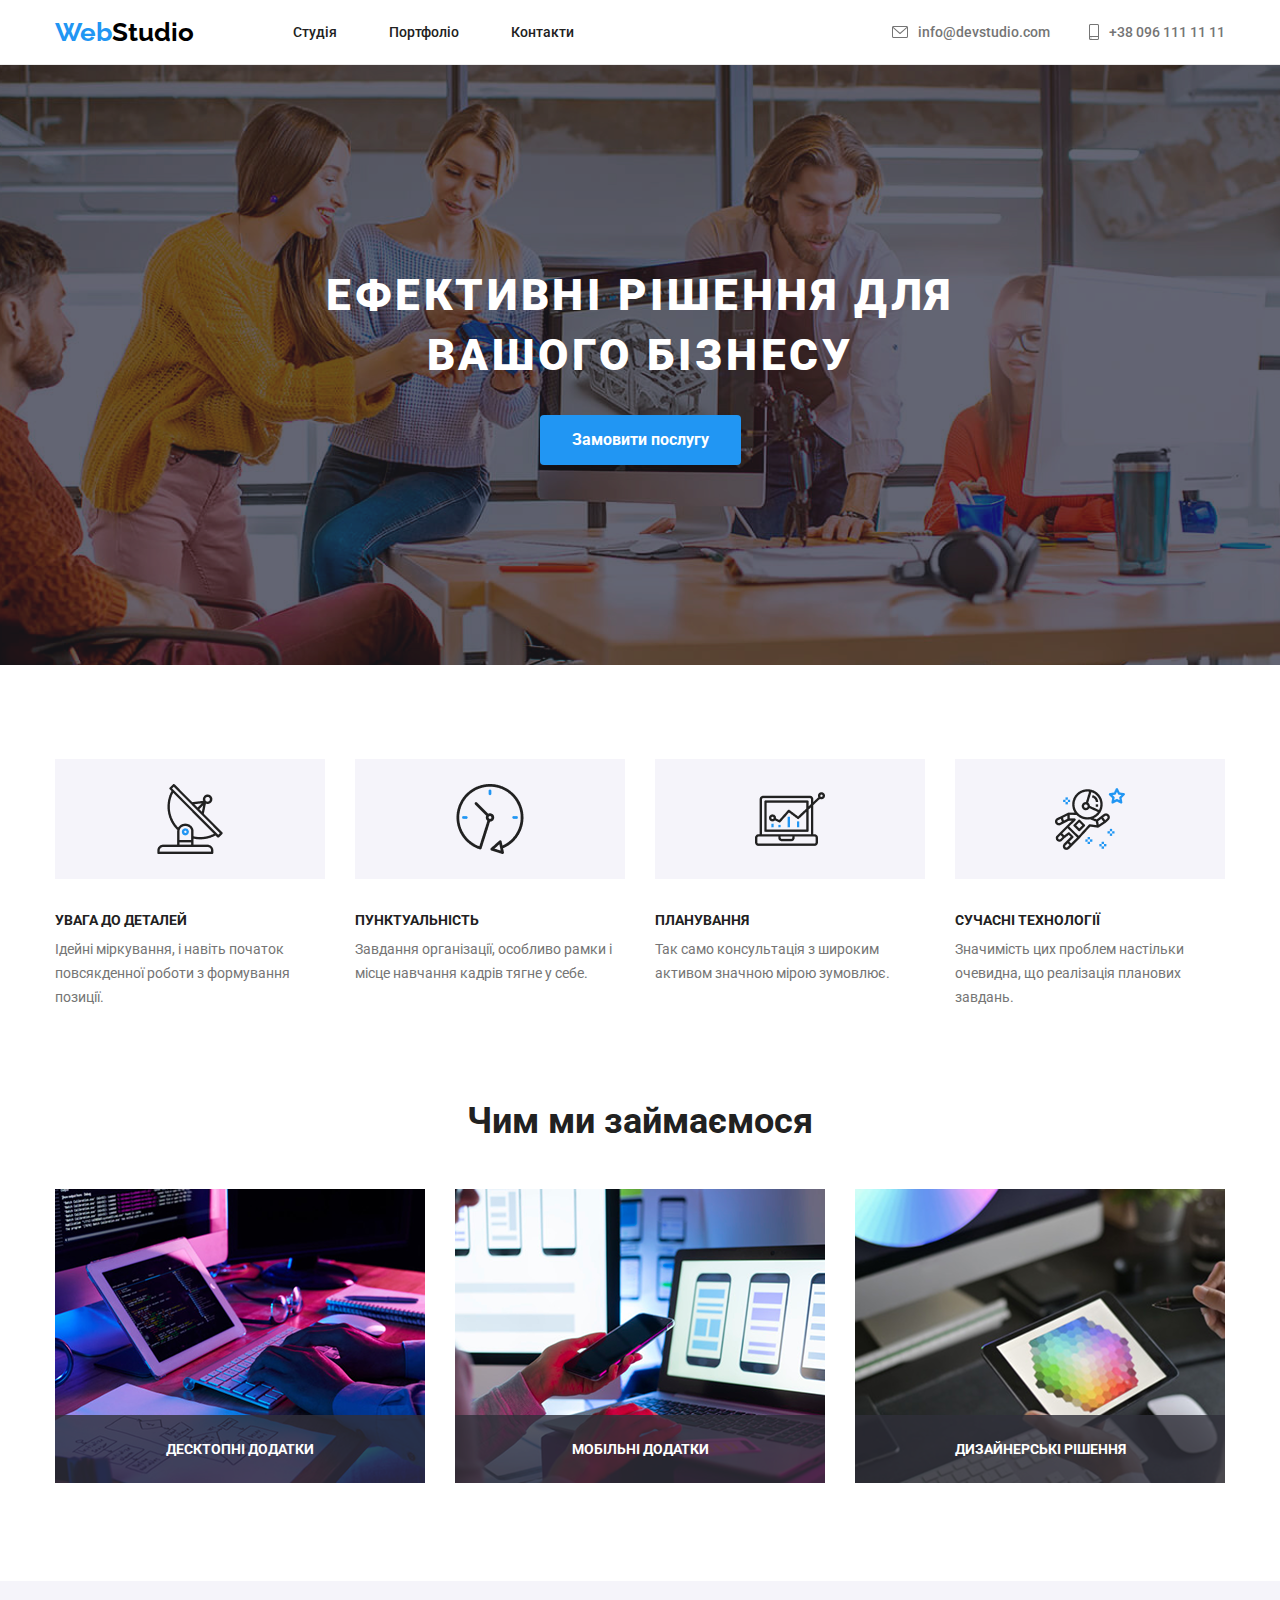
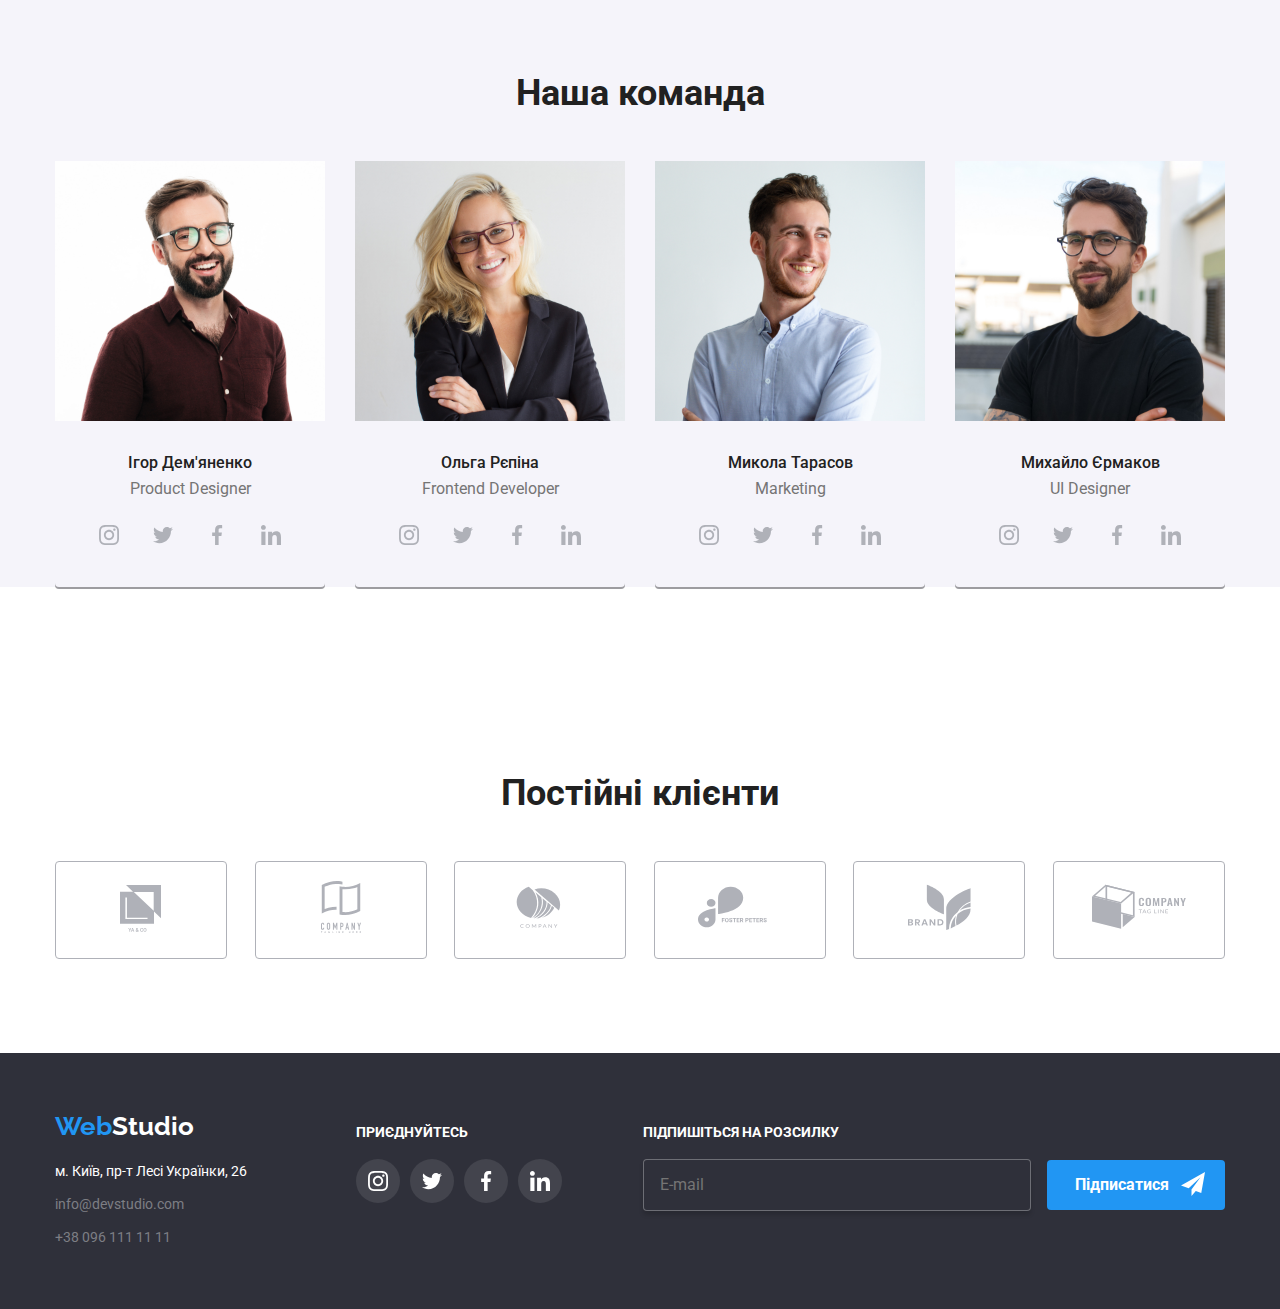
<file: index.html>
<!DOCTYPE html>
<html lang="en">
<head>
    <meta charset="UTF-8">
    <meta name="viewport" content="width=device-width, initial-scale=1.0">
    <title>WebStudio</title>
    <link rel="stylesheet" href="style.css">
    <script src="script.js"></script>
</head>
<body>
    <header class="header">
        <div class="header_container">
            <div class="header_container_navigation">
                <h3 class="header_container_navigation--logo"><span>Web</span>Studio</h3>
                <nav class="header_container_navigation_nav">
                    <a href="index.html">Студія</a>
                    <a href="sec.html">Портфоліо</a>
                    <a href="#">Контакти</a>
                </nav>
            </div>
            <nav class="header_container_navbar">
                <div class="header_container_navbar_spans" id="burger">
                    <span></span>
                    <span></span>
                    <span></span>
                </div>

                <ul class="header_container_navbar_links" id="nav-links">
                <li><a href="index.html">Студія</a></li>
                <li><a href="sec.html">Портфоліо</a></li>
                <li><a href="#">Контакти</a></li>
                </ul>
            </nav>
            <div class="header_container_pn">
                <a class="header_container_pn--link" href="#">
                    <svg class="header_container_pn--link--svg" fill="#757575" width="16" height="12" viewBox="0 0 16 12" xmlns="http://www.w3.org/2000/svg">
                        <path d="M14.5 0H1.50001C0.672854 0 0 0.672853 0 1.50001V10.5C0 11.3271 0.672854 12 1.50001 12H14.5C15.3271 12 16 11.3271 16 10.5V1.50001C16 0.672853 15.3271 0 14.5 0ZM14.5 0.999994C14.5679 0.999994 14.6325 1.01409 14.6916 1.0387L8 6.83838L1.30833 1.0387C1.36742 1.01412 1.43204 0.999994 1.49998 0.999994H14.5ZM14.5 11H1.50001C1.22414 11 0.999996 10.7759 0.999996 10.5V2.09521L7.67236 7.87792C7.76661 7.95944 7.8833 7.99999 8 7.99999C8.1167 7.99999 8.23339 7.95948 8.32764 7.87792L15 2.09521V10.5C15 10.7759 14.7759 11 14.5 11Z"/>
                    </svg>
                    info@devstudio.com
                </a>
                <a class="header_container_pn--link" href="#">
                    <svg class="header_container_pn--link--svg" fill="#757575" width="10" height="16" viewBox="0 0 10 16" xmlns="http://www.w3.org/2000/svg">
                        <path d="M8.5 0H1.5C0.672848 0 0 0.672848 0 1.5V14.5C0 15.3272 0.672848 16 1.5 16H8.5C9.32715 16 10 15.3272 10 14.5V1.5C10 0.672848 9.32715 0 8.5 0ZM1.5 1H8.5C8.77588 1 9 1.22412 9 1.5V12H1V1.5C1 1.22412 1.22412 1 1.5 1ZM8.5 15H1.5C1.22412 15 1 14.7759 1 14.5V13H9V14.5C9 14.7759 8.77588 15 8.5 15Z"/>
                        <path d="M2.35355 13.7389C2.54882 13.9213 2.54882 14.2169 2.35355 14.3992C2.15828 14.5816 1.84172 14.5816 1.64645 14.3992C1.45118 14.2169 1.45118 13.9213 1.64645 13.7389C1.84172 13.5566 2.15828 13.5566 2.35355 13.7389Z"/>
                    </svg>
                    +38 096 111 11 11
                </a>
            </div>
        </div>
    </header>
    <main>
        <section class="sol">
            <div class="sol_bgclr">
                <div class="sol_bgclr_container">
                    <h1 class="sol_bgclr_container--title">
                        Ефективні рішення для 
                        вашого бізнесу
                    </h1>
                    <button class="sol_bgclr_container--btn">
                        Замовити послугу
                    </button>
                </div>
            </div>
        </section>
        <section class="spec">
            <div class="spec_container">
                <div class="spec_container_card">
                    <img class="spec_container_card--img" src="imgs/antenna 1.png" alt="antena">
                    <h5 class="spec_container_card--title">УВАГА ДО ДЕТАЛЕЙ</h5>
                    <p class="spec_container_card--txt">Ідейні міркування, і навіть початок 
                        повсякденної роботи з формування 
                        позиції.</p>
                </div>
                <div class="spec_container_card">
                    <img class="spec_container_card--img" src="imgs/clock 1.png" alt="antena">
                    <h5 class="spec_container_card--title">ПУНКТУАЛЬНІСТЬ</h5>
                    <p class="spec_container_card--txt">Завдання організації, особливо рамки 
                        і місце навчання кадрів тягне у себе.</p>
                </div>
                <div class="spec_container_card">
                    <img class="spec_container_card--img" src="imgs/diagram 1.png" alt="antena">
                    <h5 class="spec_container_card--title">ПЛАНУВАННЯ</h5>
                    <p class="spec_container_card--txt">Так само консультація з широким 
                        активом значною мірою зумовлює.</p>
                </div>
                <div class="spec_container_card">
                    <img class="spec_container_card--img" src="imgs/astronaut 1.png" alt="antena">
                    <h5 class="spec_container_card--title">СУЧАСНІ ТЕХНОЛОГІЇ</h5>
                    <p class="spec_container_card--txt">Значимість цих проблем настільки 
                        очевидна, що реалізація планових 
                        завдань.</p>
                </div>
            </div>
        </section>

        <section class="wwd">
            <div class="wwd_container">
                <h2 class="wwd_container--title">Чим ми займаємося</h2>
                <div class="wwd_container_cards">
                    <div class="wwd_container_cards_sup">
                        <img src="imgs/img1.png" alt="img1">
                        <div class="wwd_container_cards_sup_abs">
                            <h4 class="wwd_container_cards_sup_abs--title">Десктопні додатки</h4>
                        </div>
                    </div>
                    <div class="wwd_container_cards_sup">
                        <img src="imgs/img2.png" alt="img2">
                        <div class="wwd_container_cards_sup_abs">
                            <h4 class="wwd_container_cards_sup_abs--title">Мобільні додатки</h4>
                        </div>
                    </div>
                    <div class="wwd_container_cards_sup">
                        <img src="imgs/img3.png" alt="img3">
                        <div class="wwd_container_cards_sup_abs">
                            <h4 class="wwd_container_cards_sup_abs--title">Дизайнерські рішення</h4>
                        </div>
                    </div>
                </div>
            </div>
        </section>

        <section class="ourTeam">
            <h2 class="ourTeam--title">Наша команда</h2>
            <div class="ourTeam_container">
                <div class="ourTeam_container_card">
                    <img class="ourTeam_container_card--img" src="imgs/ourteam1.jpg" alt="Igor Demyanenko">
                    <h5 class="ourTeam_container_card--title">Ігор Дем'яненко</h5>
                    <p class="ourTeam_container_card--txt">Product Designer</p>
                    <div class="ourTeam_container_card_imgs">
                        <div class="ourTeam_container_card_imgs_svg">  
                            <svg width="20" height="20" viewBox="0 0 20 20" fill="#AFB1B8" xmlns="http://www.w3.org/2000/svg">
                                <g clip-path="url(#clip0_11_3147)">
                                <path d="M19.9804 5.88005C19.9336 4.81738 19.7617 4.0868 19.5156 3.45374C19.2616 2.78176 18.8709 2.18014 18.359 1.68002C17.8589 1.1721 17.2533 0.777435 16.5891 0.527447C15.9524 0.281274 15.2256 0.109427 14.163 0.0625732C13.0924 0.0117516 12.7525 0 10.0371 0C7.32173 0 6.98185 0.0117516 5.91521 0.0586052C4.85253 0.105459 4.12195 0.277459 3.48904 0.523479C2.81692 0.777435 2.2153 1.16814 1.71517 1.68002C1.20726 2.18014 0.812743 2.78573 0.562603 3.44992C0.31643 4.0868 0.144583 4.81341 0.0977294 5.87609C0.0469078 6.9467 0.0351562 7.28658 0.0351562 10.002C0.0351562 12.7173 0.0469078 13.0572 0.0937614 14.1239C0.140615 15.1865 0.312615 15.9171 0.558787 16.5502C0.812743 17.2221 1.20726 17.8238 1.71517 18.3239C2.2153 18.8318 2.82088 19.2265 3.48508 19.4765C4.12195 19.7226 4.84856 19.8945 5.91139 19.9413C6.97788 19.9883 7.31791 19.9999 10.0333 19.9999C12.7487 19.9999 13.0885 19.9883 14.1552 19.9413C15.2179 19.8945 15.9484 19.7226 16.5813 19.4765C17.9254 18.9568 18.9881 17.8941 19.5078 16.5502C19.7538 15.9133 19.9258 15.1865 19.9727 14.1239C20.0195 13.0572 20.0313 12.7173 20.0313 10.002C20.0313 7.28658 20.0273 6.9467 19.9804 5.88005ZM18.1794 14.0457C18.1364 15.0225 17.9723 15.5499 17.8356 15.9015C17.4995 16.7728 16.808 17.4643 15.9367 17.8004C15.5851 17.9372 15.0538 18.1012 14.0809 18.1441C13.026 18.1911 12.7096 18.2027 10.0411 18.2027C7.37255 18.2027 7.05221 18.1911 6.00113 18.1441C5.02438 18.1012 4.49693 17.9372 4.1453 17.8004C3.71171 17.6402 3.31704 17.3862 2.9967 17.0541C2.6646 16.7298 2.41065 16.3391 2.2504 15.9055C2.11365 15.5539 1.94959 15.0225 1.90671 14.0497C1.8597 12.9948 1.8481 12.6783 1.8481 10.0097C1.8481 7.34122 1.8597 7.02087 1.90671 5.96995C1.94959 4.99319 2.11365 4.46575 2.2504 4.11412C2.41065 3.68038 2.6646 3.28586 3.00067 2.96536C3.32483 2.63327 3.71553 2.37931 4.14927 2.21921C4.5009 2.08247 5.03231 1.9184 6.0051 1.87537C7.05999 1.82851 7.37652 1.81676 10.0449 1.81676C12.7174 1.81676 13.0337 1.82851 14.0848 1.87537C15.0616 1.9184 15.589 2.08247 15.9407 2.21921C16.3742 2.37931 16.7689 2.63327 17.0893 2.96536C17.4213 3.28967 17.6753 3.68038 17.8356 4.11412C17.9723 4.46575 18.1364 4.99701 18.1794 5.96995C18.2263 7.02484 18.238 7.34122 18.238 10.0097C18.238 12.6783 18.2263 12.9908 18.1794 14.0457Z"/>
                                <path d="M10.0371 4.8642C7.20074 4.8642 4.89941 7.16537 4.89941 10.0019C4.89941 12.8385 7.20074 15.1396 10.0371 15.1396C12.8737 15.1396 15.1749 12.8385 15.1749 10.0019C15.1749 7.16537 12.8737 4.8642 10.0371 4.8642ZM10.0371 13.3346C8.19702 13.3346 6.70442 11.8422 6.70442 10.0019C6.70442 8.16165 8.19702 6.66921 10.0371 6.66921C11.8774 6.66921 13.3698 8.16165 13.3698 10.0019C13.3698 11.8422 11.8774 13.3346 10.0371 13.3346Z"/>
                                <path d="M16.5775 4.6611C16.5775 5.32346 16.0404 5.86052 15.3779 5.86052C14.7155 5.86052 14.1785 5.32346 14.1785 4.6611C14.1785 3.99858 14.7155 3.46167 15.3779 3.46167C16.0404 3.46167 16.5775 3.99858 16.5775 4.6611Z"/>
                                </g>
                                <defs>
                                <clipPath id="clip0_11_3147">
                                <rect width="20" height="20" fill="white"/>
                                </clipPath>
                                </defs>
                            </svg>
                        </div>
                        <div class="ourTeam_container_card_imgs_svg">
                            <svg width="20" height="20" viewBox="0 0 20 20" fill="#AFB1B8" xmlns="http://www.w3.org/2000/svg">
                                <g clip-path="url(#clip0_11_3141)">
                                <path d="M20 3.79875C19.2563 4.125 18.4637 4.34125 17.6375 4.44625C18.4875 3.93875 19.1363 3.14125 19.4412 2.18C18.6488 2.6525 17.7738 2.98625 16.8412 3.1725C16.0887 2.37125 15.0162 1.875 13.8462 1.875C11.5763 1.875 9.74875 3.7175 9.74875 5.97625C9.74875 6.30125 9.77625 6.61375 9.84375 6.91125C6.435 6.745 3.41875 5.11125 1.3925 2.6225C1.03875 3.23625 0.83125 3.93875 0.83125 4.695C0.83125 6.115 1.5625 7.37375 2.6525 8.1025C1.99375 8.09 1.3475 7.89875 0.8 7.5975C0.8 7.61 0.8 7.62625 0.8 7.6425C0.8 9.635 2.22125 11.29 4.085 11.6712C3.75125 11.7625 3.3875 11.8062 3.01 11.8062C2.7475 11.8062 2.4825 11.7913 2.23375 11.7362C2.765 13.36 4.2725 14.5538 6.065 14.5925C4.67 15.6838 2.89875 16.3412 0.98125 16.3412C0.645 16.3412 0.3225 16.3263 0 16.285C1.81625 17.4563 3.96875 18.125 6.29 18.125C13.835 18.125 17.96 11.875 17.96 6.4575C17.96 6.27625 17.9538 6.10125 17.945 5.9275C18.7588 5.35 19.4425 4.62875 20 3.79875Z"/>
                                </g>
                                <defs>
                                <clipPath id="clip0_11_3141">
                                <rect width="20" height="20" fill="white"/>
                                </clipPath>
                                </defs>
                            </svg>
                        </div>
                        <div class="ourTeam_container_card_imgs_svg">
                            <svg width="20" height="20" viewBox="0 0 20 20" fill="#AFB1B8" xmlns="http://www.w3.org/2000/svg">
                                <g clip-path="url(#clip0_11_3137)">
                                <path d="M13.3309 3.32083H15.1567V0.140833C14.8417 0.0975 13.7584 0 12.4967 0C9.86422 0 8.06088 1.65583 8.06088 4.69917V7.5H5.15588V11.055H8.06088V20H11.6226V11.0558H14.4101L14.8526 7.50083H11.6217V5.05167C11.6226 4.02417 11.8992 3.32083 13.3309 3.32083Z"/>
                                </g>
                                <defs>
                                <clipPath id="clip0_11_3137">
                                <rect width="20" height="20" fill="white"/>
                                </clipPath>
                                </defs>
                            </svg>
                        </div>
                        <div class="ourTeam_container_card_imgs_svg">
                            <svg width="20" height="20" viewBox="0 0 20 20" fill="#AFB1B8" xmlns="http://www.w3.org/2000/svg">
                                <g clip-path="url(#clip0_11_3131)">
                                <path d="M19.9951 20V19.9992H20.0001V12.6642C20.0001 9.07587 19.2276 6.31171 15.0326 6.31171C13.0159 6.31171 11.6626 7.41837 11.1101 8.46754H11.0517V6.64671H7.07422V19.9992H11.2159V13.3875C11.2159 11.6467 11.5459 9.96337 13.7017 9.96337C15.8259 9.96337 15.8576 11.95 15.8576 13.4992V20H19.9951Z"/>
                                <path d="M0.329956 6.64746H4.47662V20H0.329956V6.64746Z"/>
                                <path d="M2.40167 0C1.07583 0 0 1.07583 0 2.40167C0 3.7275 1.07583 4.82583 2.40167 4.82583C3.7275 4.82583 4.80333 3.7275 4.80333 2.40167C4.8025 1.07583 3.72667 0 2.40167 0V0Z"/>
                                </g>
                                <defs>
                                <clipPath id="clip0_11_3131">
                                <rect width="20" height="20" fill="white"/>
                                </clipPath>
                                </defs>
                            </svg>
                        </div>
                    </div>
                </div>

                <div class="ourTeam_container_card">
                    <img class="ourTeam_container_card--img" src="imgs/olga.jpg" alt="Igor Demyanenko">
                    <h5 class="ourTeam_container_card--title">Ольга Рєпіна</h5>
                    <p class="ourTeam_container_card--txt">Frontend Developer</p>
                    <div class="ourTeam_container_card_imgs">
                        <div class="ourTeam_container_card_imgs_svg">
                            <svg width="20" height="20" viewBox="0 0 20 20" fill="#AFB1B8" xmlns="http://www.w3.org/2000/svg">
                                <g clip-path="url(#clip0_11_3147)">
                                <path d="M19.9804 5.88005C19.9336 4.81738 19.7617 4.0868 19.5156 3.45374C19.2616 2.78176 18.8709 2.18014 18.359 1.68002C17.8589 1.1721 17.2533 0.777435 16.5891 0.527447C15.9524 0.281274 15.2256 0.109427 14.163 0.0625732C13.0924 0.0117516 12.7525 0 10.0371 0C7.32173 0 6.98185 0.0117516 5.91521 0.0586052C4.85253 0.105459 4.12195 0.277459 3.48904 0.523479C2.81692 0.777435 2.2153 1.16814 1.71517 1.68002C1.20726 2.18014 0.812743 2.78573 0.562603 3.44992C0.31643 4.0868 0.144583 4.81341 0.0977294 5.87609C0.0469078 6.9467 0.0351562 7.28658 0.0351562 10.002C0.0351562 12.7173 0.0469078 13.0572 0.0937614 14.1239C0.140615 15.1865 0.312615 15.9171 0.558787 16.5502C0.812743 17.2221 1.20726 17.8238 1.71517 18.3239C2.2153 18.8318 2.82088 19.2265 3.48508 19.4765C4.12195 19.7226 4.84856 19.8945 5.91139 19.9413C6.97788 19.9883 7.31791 19.9999 10.0333 19.9999C12.7487 19.9999 13.0885 19.9883 14.1552 19.9413C15.2179 19.8945 15.9484 19.7226 16.5813 19.4765C17.9254 18.9568 18.9881 17.8941 19.5078 16.5502C19.7538 15.9133 19.9258 15.1865 19.9727 14.1239C20.0195 13.0572 20.0313 12.7173 20.0313 10.002C20.0313 7.28658 20.0273 6.9467 19.9804 5.88005ZM18.1794 14.0457C18.1364 15.0225 17.9723 15.5499 17.8356 15.9015C17.4995 16.7728 16.808 17.4643 15.9367 17.8004C15.5851 17.9372 15.0538 18.1012 14.0809 18.1441C13.026 18.1911 12.7096 18.2027 10.0411 18.2027C7.37255 18.2027 7.05221 18.1911 6.00113 18.1441C5.02438 18.1012 4.49693 17.9372 4.1453 17.8004C3.71171 17.6402 3.31704 17.3862 2.9967 17.0541C2.6646 16.7298 2.41065 16.3391 2.2504 15.9055C2.11365 15.5539 1.94959 15.0225 1.90671 14.0497C1.8597 12.9948 1.8481 12.6783 1.8481 10.0097C1.8481 7.34122 1.8597 7.02087 1.90671 5.96995C1.94959 4.99319 2.11365 4.46575 2.2504 4.11412C2.41065 3.68038 2.6646 3.28586 3.00067 2.96536C3.32483 2.63327 3.71553 2.37931 4.14927 2.21921C4.5009 2.08247 5.03231 1.9184 6.0051 1.87537C7.05999 1.82851 7.37652 1.81676 10.0449 1.81676C12.7174 1.81676 13.0337 1.82851 14.0848 1.87537C15.0616 1.9184 15.589 2.08247 15.9407 2.21921C16.3742 2.37931 16.7689 2.63327 17.0893 2.96536C17.4213 3.28967 17.6753 3.68038 17.8356 4.11412C17.9723 4.46575 18.1364 4.99701 18.1794 5.96995C18.2263 7.02484 18.238 7.34122 18.238 10.0097C18.238 12.6783 18.2263 12.9908 18.1794 14.0457Z"/>
                                <path d="M10.0371 4.8642C7.20074 4.8642 4.89941 7.16537 4.89941 10.0019C4.89941 12.8385 7.20074 15.1396 10.0371 15.1396C12.8737 15.1396 15.1749 12.8385 15.1749 10.0019C15.1749 7.16537 12.8737 4.8642 10.0371 4.8642ZM10.0371 13.3346C8.19702 13.3346 6.70442 11.8422 6.70442 10.0019C6.70442 8.16165 8.19702 6.66921 10.0371 6.66921C11.8774 6.66921 13.3698 8.16165 13.3698 10.0019C13.3698 11.8422 11.8774 13.3346 10.0371 13.3346Z"/>
                                <path d="M16.5775 4.6611C16.5775 5.32346 16.0404 5.86052 15.3779 5.86052C14.7155 5.86052 14.1785 5.32346 14.1785 4.6611C14.1785 3.99858 14.7155 3.46167 15.3779 3.46167C16.0404 3.46167 16.5775 3.99858 16.5775 4.6611Z"/>
                                </g>
                                <defs>
                                <clipPath id="clip0_11_3147">
                                <rect width="20" height="20" fill="white"/>
                                </clipPath>
                                </defs>
                            </svg>
                        </div>
                        <div class="ourTeam_container_card_imgs_svg">
                            <svg width="20" height="20" viewBox="0 0 20 20" fill="#AFB1B8" xmlns="http://www.w3.org/2000/svg">
                                <g clip-path="url(#clip0_11_3141)">
                                <path d="M20 3.79875C19.2563 4.125 18.4637 4.34125 17.6375 4.44625C18.4875 3.93875 19.1363 3.14125 19.4412 2.18C18.6488 2.6525 17.7738 2.98625 16.8412 3.1725C16.0887 2.37125 15.0162 1.875 13.8462 1.875C11.5763 1.875 9.74875 3.7175 9.74875 5.97625C9.74875 6.30125 9.77625 6.61375 9.84375 6.91125C6.435 6.745 3.41875 5.11125 1.3925 2.6225C1.03875 3.23625 0.83125 3.93875 0.83125 4.695C0.83125 6.115 1.5625 7.37375 2.6525 8.1025C1.99375 8.09 1.3475 7.89875 0.8 7.5975C0.8 7.61 0.8 7.62625 0.8 7.6425C0.8 9.635 2.22125 11.29 4.085 11.6712C3.75125 11.7625 3.3875 11.8062 3.01 11.8062C2.7475 11.8062 2.4825 11.7913 2.23375 11.7362C2.765 13.36 4.2725 14.5538 6.065 14.5925C4.67 15.6838 2.89875 16.3412 0.98125 16.3412C0.645 16.3412 0.3225 16.3263 0 16.285C1.81625 17.4563 3.96875 18.125 6.29 18.125C13.835 18.125 17.96 11.875 17.96 6.4575C17.96 6.27625 17.9538 6.10125 17.945 5.9275C18.7588 5.35 19.4425 4.62875 20 3.79875Z"/>
                                </g>
                                <defs>
                                <clipPath id="clip0_11_3141">
                                <rect width="20" height="20" fill="white"/>
                                </clipPath>
                                </defs>
                            </svg>
                        </div>
                        <div class="ourTeam_container_card_imgs_svg">
                            <svg width="20" height="20" viewBox="0 0 20 20" fill="#AFB1B8" xmlns="http://www.w3.org/2000/svg">
                                <g clip-path="url(#clip0_11_3137)">
                                <path d="M13.3309 3.32083H15.1567V0.140833C14.8417 0.0975 13.7584 0 12.4967 0C9.86422 0 8.06088 1.65583 8.06088 4.69917V7.5H5.15588V11.055H8.06088V20H11.6226V11.0558H14.4101L14.8526 7.50083H11.6217V5.05167C11.6226 4.02417 11.8992 3.32083 13.3309 3.32083Z"/>
                                </g>
                                <defs>
                                <clipPath id="clip0_11_3137">
                                <rect width="20" height="20" fill="white"/>
                                </clipPath>
                                </defs>
                            </svg>
                        </div>
                        <div class="ourTeam_container_card_imgs_svg">
                            <svg width="20" height="20" viewBox="0 0 20 20" fill="#AFB1B8" xmlns="http://www.w3.org/2000/svg">
                                <g clip-path="url(#clip0_11_3131)">
                                <path d="M19.9951 20V19.9992H20.0001V12.6642C20.0001 9.07587 19.2276 6.31171 15.0326 6.31171C13.0159 6.31171 11.6626 7.41837 11.1101 8.46754H11.0517V6.64671H7.07422V19.9992H11.2159V13.3875C11.2159 11.6467 11.5459 9.96337 13.7017 9.96337C15.8259 9.96337 15.8576 11.95 15.8576 13.4992V20H19.9951Z"/>
                                <path d="M0.329956 6.64746H4.47662V20H0.329956V6.64746Z"/>
                                <path d="M2.40167 0C1.07583 0 0 1.07583 0 2.40167C0 3.7275 1.07583 4.82583 2.40167 4.82583C3.7275 4.82583 4.80333 3.7275 4.80333 2.40167C4.8025 1.07583 3.72667 0 2.40167 0V0Z"/>
                                </g>
                                <defs>
                                <clipPath id="clip0_11_3131">
                                <rect width="20" height="20" fill="white"/>
                                </clipPath>
                                </defs>
                            </svg>
                        </div>
                    </div>
                </div>

                <div class="ourTeam_container_card">
                    <img class="ourTeam_container_card--img" src="imgs/mikola.jpg" alt="Igor Demyanenko">
                    <h5 class="ourTeam_container_card--title">Микола Тарасов</h5>
                    <p class="ourTeam_container_card--txt">Marketing</p>
                    <div class="ourTeam_container_card_imgs">
                        <div class="ourTeam_container_card_imgs_svg">
                            <svg width="20" height="20" viewBox="0 0 20 20" fill="#AFB1B8" xmlns="http://www.w3.org/2000/svg">
                                <g clip-path="url(#clip0_11_3147)">
                                <path d="M19.9804 5.88005C19.9336 4.81738 19.7617 4.0868 19.5156 3.45374C19.2616 2.78176 18.8709 2.18014 18.359 1.68002C17.8589 1.1721 17.2533 0.777435 16.5891 0.527447C15.9524 0.281274 15.2256 0.109427 14.163 0.0625732C13.0924 0.0117516 12.7525 0 10.0371 0C7.32173 0 6.98185 0.0117516 5.91521 0.0586052C4.85253 0.105459 4.12195 0.277459 3.48904 0.523479C2.81692 0.777435 2.2153 1.16814 1.71517 1.68002C1.20726 2.18014 0.812743 2.78573 0.562603 3.44992C0.31643 4.0868 0.144583 4.81341 0.0977294 5.87609C0.0469078 6.9467 0.0351562 7.28658 0.0351562 10.002C0.0351562 12.7173 0.0469078 13.0572 0.0937614 14.1239C0.140615 15.1865 0.312615 15.9171 0.558787 16.5502C0.812743 17.2221 1.20726 17.8238 1.71517 18.3239C2.2153 18.8318 2.82088 19.2265 3.48508 19.4765C4.12195 19.7226 4.84856 19.8945 5.91139 19.9413C6.97788 19.9883 7.31791 19.9999 10.0333 19.9999C12.7487 19.9999 13.0885 19.9883 14.1552 19.9413C15.2179 19.8945 15.9484 19.7226 16.5813 19.4765C17.9254 18.9568 18.9881 17.8941 19.5078 16.5502C19.7538 15.9133 19.9258 15.1865 19.9727 14.1239C20.0195 13.0572 20.0313 12.7173 20.0313 10.002C20.0313 7.28658 20.0273 6.9467 19.9804 5.88005ZM18.1794 14.0457C18.1364 15.0225 17.9723 15.5499 17.8356 15.9015C17.4995 16.7728 16.808 17.4643 15.9367 17.8004C15.5851 17.9372 15.0538 18.1012 14.0809 18.1441C13.026 18.1911 12.7096 18.2027 10.0411 18.2027C7.37255 18.2027 7.05221 18.1911 6.00113 18.1441C5.02438 18.1012 4.49693 17.9372 4.1453 17.8004C3.71171 17.6402 3.31704 17.3862 2.9967 17.0541C2.6646 16.7298 2.41065 16.3391 2.2504 15.9055C2.11365 15.5539 1.94959 15.0225 1.90671 14.0497C1.8597 12.9948 1.8481 12.6783 1.8481 10.0097C1.8481 7.34122 1.8597 7.02087 1.90671 5.96995C1.94959 4.99319 2.11365 4.46575 2.2504 4.11412C2.41065 3.68038 2.6646 3.28586 3.00067 2.96536C3.32483 2.63327 3.71553 2.37931 4.14927 2.21921C4.5009 2.08247 5.03231 1.9184 6.0051 1.87537C7.05999 1.82851 7.37652 1.81676 10.0449 1.81676C12.7174 1.81676 13.0337 1.82851 14.0848 1.87537C15.0616 1.9184 15.589 2.08247 15.9407 2.21921C16.3742 2.37931 16.7689 2.63327 17.0893 2.96536C17.4213 3.28967 17.6753 3.68038 17.8356 4.11412C17.9723 4.46575 18.1364 4.99701 18.1794 5.96995C18.2263 7.02484 18.238 7.34122 18.238 10.0097C18.238 12.6783 18.2263 12.9908 18.1794 14.0457Z"/>
                                <path d="M10.0371 4.8642C7.20074 4.8642 4.89941 7.16537 4.89941 10.0019C4.89941 12.8385 7.20074 15.1396 10.0371 15.1396C12.8737 15.1396 15.1749 12.8385 15.1749 10.0019C15.1749 7.16537 12.8737 4.8642 10.0371 4.8642ZM10.0371 13.3346C8.19702 13.3346 6.70442 11.8422 6.70442 10.0019C6.70442 8.16165 8.19702 6.66921 10.0371 6.66921C11.8774 6.66921 13.3698 8.16165 13.3698 10.0019C13.3698 11.8422 11.8774 13.3346 10.0371 13.3346Z"/>
                                <path d="M16.5775 4.6611C16.5775 5.32346 16.0404 5.86052 15.3779 5.86052C14.7155 5.86052 14.1785 5.32346 14.1785 4.6611C14.1785 3.99858 14.7155 3.46167 15.3779 3.46167C16.0404 3.46167 16.5775 3.99858 16.5775 4.6611Z"/>
                                </g>
                                <defs>
                                <clipPath id="clip0_11_3147">
                                <rect width="20" height="20" fill="white"/>
                                </clipPath>
                                </defs>
                            </svg>
                        </div>
                        <div class="ourTeam_container_card_imgs_svg">
                            <svg width="20" height="20" viewBox="0 0 20 20" fill="none" xmlns="http://www.w3.org/2000/svg">
                                <g clip-path="url(#clip0_11_3141)">
                                <path d="M20 3.79875C19.2563 4.125 18.4637 4.34125 17.6375 4.44625C18.4875 3.93875 19.1363 3.14125 19.4412 2.18C18.6488 2.6525 17.7738 2.98625 16.8412 3.1725C16.0887 2.37125 15.0162 1.875 13.8462 1.875C11.5763 1.875 9.74875 3.7175 9.74875 5.97625C9.74875 6.30125 9.77625 6.61375 9.84375 6.91125C6.435 6.745 3.41875 5.11125 1.3925 2.6225C1.03875 3.23625 0.83125 3.93875 0.83125 4.695C0.83125 6.115 1.5625 7.37375 2.6525 8.1025C1.99375 8.09 1.3475 7.89875 0.8 7.5975C0.8 7.61 0.8 7.62625 0.8 7.6425C0.8 9.635 2.22125 11.29 4.085 11.6712C3.75125 11.7625 3.3875 11.8062 3.01 11.8062C2.7475 11.8062 2.4825 11.7913 2.23375 11.7362C2.765 13.36 4.2725 14.5538 6.065 14.5925C4.67 15.6838 2.89875 16.3412 0.98125 16.3412C0.645 16.3412 0.3225 16.3263 0 16.285C1.81625 17.4563 3.96875 18.125 6.29 18.125C13.835 18.125 17.96 11.875 17.96 6.4575C17.96 6.27625 17.9538 6.10125 17.945 5.9275C18.7588 5.35 19.4425 4.62875 20 3.79875Z" fill="#AFB1B8"/>
                                </g>
                                <defs>
                                <clipPath id="clip0_11_3141">
                                <rect width="20" height="20" fill="white"/>
                                </clipPath>
                                </defs>
                            </svg>
                        </div>
                        <div class="ourTeam_container_card_imgs_svg">
                            <svg width="20" height="20" viewBox="0 0 20 20" fill="none" xmlns="http://www.w3.org/2000/svg">
                                <g clip-path="url(#clip0_11_3137)">
                                <path d="M13.3309 3.32083H15.1567V0.140833C14.8417 0.0975 13.7584 0 12.4967 0C9.86422 0 8.06088 1.65583 8.06088 4.69917V7.5H5.15588V11.055H8.06088V20H11.6226V11.0558H14.4101L14.8526 7.50083H11.6217V5.05167C11.6226 4.02417 11.8992 3.32083 13.3309 3.32083Z" fill="#AFB1B8"/>
                                </g>
                                <defs>
                                <clipPath id="clip0_11_3137">
                                <rect width="20" height="20" fill="white"/>
                                </clipPath>
                                </defs>
                            </svg>
                        </div>
                        <div class="ourTeam_container_card_imgs_svg">
                            <svg width="20" height="20" viewBox="0 0 20 20" fill="none" xmlns="http://www.w3.org/2000/svg">
                                <g clip-path="url(#clip0_11_3131)">
                                <path d="M19.9951 20V19.9992H20.0001V12.6642C20.0001 9.07587 19.2276 6.31171 15.0326 6.31171C13.0159 6.31171 11.6626 7.41837 11.1101 8.46754H11.0517V6.64671H7.07422V19.9992H11.2159V13.3875C11.2159 11.6467 11.5459 9.96337 13.7017 9.96337C15.8259 9.96337 15.8576 11.95 15.8576 13.4992V20H19.9951Z" fill="#AFB1B8"/>
                                <path d="M0.329956 6.64746H4.47662V20H0.329956V6.64746Z"/>
                                <path d="M2.40167 0C1.07583 0 0 1.07583 0 2.40167C0 3.7275 1.07583 4.82583 2.40167 4.82583C3.7275 4.82583 4.80333 3.7275 4.80333 2.40167C4.8025 1.07583 3.72667 0 2.40167 0V0Z" fill="#AFB1B8"/>
                                </g>
                                <defs>
                                <clipPath id="clip0_11_3131">
                                <rect width="20" height="20" fill="white"/>
                                </clipPath>
                                </defs>
                            </svg>
                        </div>
                    </div>
                </div>

                <div class="ourTeam_container_card">
                    <img class="ourTeam_container_card--img" src="imgs/mihael.jpg" alt="Igor Demyanenko">
                    <h5 class="ourTeam_container_card--title">Михайло Єрмаков</h5>
                    <p class="ourTeam_container_card--txt">UI Designer</p>
                    <div class="ourTeam_container_card_imgs">
                        <div class="ourTeam_container_card_imgs_svg">
                            <svg width="20" height="20" viewBox="0 0 20 20" fill="none" xmlns="http://www.w3.org/2000/svg">
                                <g clip-path="url(#clip0_11_3147)">
                                <path d="M19.9804 5.88005C19.9336 4.81738 19.7617 4.0868 19.5156 3.45374C19.2616 2.78176 18.8709 2.18014 18.359 1.68002C17.8589 1.1721 17.2533 0.777435 16.5891 0.527447C15.9524 0.281274 15.2256 0.109427 14.163 0.0625732C13.0924 0.0117516 12.7525 0 10.0371 0C7.32173 0 6.98185 0.0117516 5.91521 0.0586052C4.85253 0.105459 4.12195 0.277459 3.48904 0.523479C2.81692 0.777435 2.2153 1.16814 1.71517 1.68002C1.20726 2.18014 0.812743 2.78573 0.562603 3.44992C0.31643 4.0868 0.144583 4.81341 0.0977294 5.87609C0.0469078 6.9467 0.0351562 7.28658 0.0351562 10.002C0.0351562 12.7173 0.0469078 13.0572 0.0937614 14.1239C0.140615 15.1865 0.312615 15.9171 0.558787 16.5502C0.812743 17.2221 1.20726 17.8238 1.71517 18.3239C2.2153 18.8318 2.82088 19.2265 3.48508 19.4765C4.12195 19.7226 4.84856 19.8945 5.91139 19.9413C6.97788 19.9883 7.31791 19.9999 10.0333 19.9999C12.7487 19.9999 13.0885 19.9883 14.1552 19.9413C15.2179 19.8945 15.9484 19.7226 16.5813 19.4765C17.9254 18.9568 18.9881 17.8941 19.5078 16.5502C19.7538 15.9133 19.9258 15.1865 19.9727 14.1239C20.0195 13.0572 20.0313 12.7173 20.0313 10.002C20.0313 7.28658 20.0273 6.9467 19.9804 5.88005ZM18.1794 14.0457C18.1364 15.0225 17.9723 15.5499 17.8356 15.9015C17.4995 16.7728 16.808 17.4643 15.9367 17.8004C15.5851 17.9372 15.0538 18.1012 14.0809 18.1441C13.026 18.1911 12.7096 18.2027 10.0411 18.2027C7.37255 18.2027 7.05221 18.1911 6.00113 18.1441C5.02438 18.1012 4.49693 17.9372 4.1453 17.8004C3.71171 17.6402 3.31704 17.3862 2.9967 17.0541C2.6646 16.7298 2.41065 16.3391 2.2504 15.9055C2.11365 15.5539 1.94959 15.0225 1.90671 14.0497C1.8597 12.9948 1.8481 12.6783 1.8481 10.0097C1.8481 7.34122 1.8597 7.02087 1.90671 5.96995C1.94959 4.99319 2.11365 4.46575 2.2504 4.11412C2.41065 3.68038 2.6646 3.28586 3.00067 2.96536C3.32483 2.63327 3.71553 2.37931 4.14927 2.21921C4.5009 2.08247 5.03231 1.9184 6.0051 1.87537C7.05999 1.82851 7.37652 1.81676 10.0449 1.81676C12.7174 1.81676 13.0337 1.82851 14.0848 1.87537C15.0616 1.9184 15.589 2.08247 15.9407 2.21921C16.3742 2.37931 16.7689 2.63327 17.0893 2.96536C17.4213 3.28967 17.6753 3.68038 17.8356 4.11412C17.9723 4.46575 18.1364 4.99701 18.1794 5.96995C18.2263 7.02484 18.238 7.34122 18.238 10.0097C18.238 12.6783 18.2263 12.9908 18.1794 14.0457Z" fill="#AFB1B8"/>
                                <path d="M10.0371 4.8642C7.20074 4.8642 4.89941 7.16537 4.89941 10.0019C4.89941 12.8385 7.20074 15.1396 10.0371 15.1396C12.8737 15.1396 15.1749 12.8385 15.1749 10.0019C15.1749 7.16537 12.8737 4.8642 10.0371 4.8642ZM10.0371 13.3346C8.19702 13.3346 6.70442 11.8422 6.70442 10.0019C6.70442 8.16165 8.19702 6.66921 10.0371 6.66921C11.8774 6.66921 13.3698 8.16165 13.3698 10.0019C13.3698 11.8422 11.8774 13.3346 10.0371 13.3346Z" fill="#AFB1B8"/>
                                <path d="M16.5775 4.6611C16.5775 5.32346 16.0404 5.86052 15.3779 5.86052C14.7155 5.86052 14.1785 5.32346 14.1785 4.6611C14.1785 3.99858 14.7155 3.46167 15.3779 3.46167C16.0404 3.46167 16.5775 3.99858 16.5775 4.6611Z" fill="#AFB1B8"/>
                                </g>
                                <defs>
                                <clipPath id="clip0_11_3147">
                                <rect width="20" height="20" fill="white"/>
                                </clipPath>
                                </defs>
                            </svg>
                        </div>
                        <div class="ourTeam_container_card_imgs_svg">
                            <svg width="20" height="20" viewBox="0 0 20 20" fill="none" xmlns="http://www.w3.org/2000/svg">
                                <g clip-path="url(#clip0_11_3141)">
                                <path d="M20 3.79875C19.2563 4.125 18.4637 4.34125 17.6375 4.44625C18.4875 3.93875 19.1363 3.14125 19.4412 2.18C18.6488 2.6525 17.7738 2.98625 16.8412 3.1725C16.0887 2.37125 15.0162 1.875 13.8462 1.875C11.5763 1.875 9.74875 3.7175 9.74875 5.97625C9.74875 6.30125 9.77625 6.61375 9.84375 6.91125C6.435 6.745 3.41875 5.11125 1.3925 2.6225C1.03875 3.23625 0.83125 3.93875 0.83125 4.695C0.83125 6.115 1.5625 7.37375 2.6525 8.1025C1.99375 8.09 1.3475 7.89875 0.8 7.5975C0.8 7.61 0.8 7.62625 0.8 7.6425C0.8 9.635 2.22125 11.29 4.085 11.6712C3.75125 11.7625 3.3875 11.8062 3.01 11.8062C2.7475 11.8062 2.4825 11.7913 2.23375 11.7362C2.765 13.36 4.2725 14.5538 6.065 14.5925C4.67 15.6838 2.89875 16.3412 0.98125 16.3412C0.645 16.3412 0.3225 16.3263 0 16.285C1.81625 17.4563 3.96875 18.125 6.29 18.125C13.835 18.125 17.96 11.875 17.96 6.4575C17.96 6.27625 17.9538 6.10125 17.945 5.9275C18.7588 5.35 19.4425 4.62875 20 3.79875Z" fill="#AFB1B8"/>
                                </g>
                                <defs>
                                <clipPath id="clip0_11_3141">
                                <rect width="20" height="20" fill="white"/>
                                </clipPath>
                                </defs>
                            </svg>
                        </div>
                        <div class="ourTeam_container_card_imgs_svg">
                            <svg width="20" height="20" viewBox="0 0 20 20" fill="none" xmlns="http://www.w3.org/2000/svg">
                                <g clip-path="url(#clip0_11_3137)">
                                <path d="M13.3309 3.32083H15.1567V0.140833C14.8417 0.0975 13.7584 0 12.4967 0C9.86422 0 8.06088 1.65583 8.06088 4.69917V7.5H5.15588V11.055H8.06088V20H11.6226V11.0558H14.4101L14.8526 7.50083H11.6217V5.05167C11.6226 4.02417 11.8992 3.32083 13.3309 3.32083Z" fill="#AFB1B8"/>
                                </g>
                                <defs>
                                <clipPath id="clip0_11_3137">
                                <rect width="20" height="20" fill="white"/>
                                </clipPath>
                                </defs>
                            </svg>
                        </div>
                        <div class="ourTeam_container_card_imgs_svg">
                            <svg width="20" height="20" viewBox="0 0 20 20" fill="none" xmlns="http://www.w3.org/2000/svg">
                                <g clip-path="url(#clip0_11_3131)">
                                <path d="M19.9951 20V19.9992H20.0001V12.6642C20.0001 9.07587 19.2276 6.31171 15.0326 6.31171C13.0159 6.31171 11.6626 7.41837 11.1101 8.46754H11.0517V6.64671H7.07422V19.9992H11.2159V13.3875C11.2159 11.6467 11.5459 9.96337 13.7017 9.96337C15.8259 9.96337 15.8576 11.95 15.8576 13.4992V20H19.9951Z" fill="#AFB1B8"/>
                                <path d="M0.329956 6.64746H4.47662V20H0.329956V6.64746Z" fill="#AFB1B8"/>
                                <path d="M2.40167 0C1.07583 0 0 1.07583 0 2.40167C0 3.7275 1.07583 4.82583 2.40167 4.82583C3.7275 4.82583 4.80333 3.7275 4.80333 2.40167C4.8025 1.07583 3.72667 0 2.40167 0V0Z" fill="#AFB1B8"/>
                                </g>
                                <defs>
                                <clipPath id="clip0_11_3131">
                                <rect width="20" height="20" fill="white"/>
                                </clipPath>
                                </defs>
                            </svg>
                        </div>
                    </div>
                </div>
            </div>
        </section>

        <section class="clients">
            <h2 class="clients--title">Постійні клієнти</h2>
            <div class="clients_container">
                <div class="clients_container_card">
                    <svg width="106" height="60" viewBox="0 0 106 60" fill="#AFB1B8" xmlns="http://www.w3.org/2000/svg">
                        <path fill-rule="evenodd" clip-rule="evenodd" d="M38 7L45.0078 13.6341L32 13.6265V45.8137H66V33.507L73 40.1338V7H38ZM65.6924 32.7283L45.8226 13.918H65.6924V32.7283ZM59.5231 41.1055H37.3801V19.4579H38.9453V39.6397H59.5231V41.1055ZM42.6089 50.0991L41.791 51.7837L40.9731 50.0991H40.2871L41.481 52.3452V53.6538H42.1011V52.3452L43.2925 50.0991H42.6089ZM43.6367 53.6538L43.9248 52.8262H45.3018L45.5923 53.6538H46.2368L44.8916 50.0991H44.3374L42.9946 53.6538H43.6367ZM44.6133 50.8535L45.1284 52.3281H44.0981L44.6133 50.8535ZM47.8701 52.2427C47.7806 52.3794 47.7358 52.5299 47.7358 52.6943C47.7358 52.9938 47.8408 53.2371 48.0508 53.4243C48.2624 53.6099 48.5439 53.7026 48.8955 53.7026C49.2471 53.7026 49.5498 53.6074 49.8037 53.417L50.0039 53.6538H50.6924L50.1699 53.0361C50.375 52.7562 50.4775 52.3973 50.4775 51.9595H49.9624C49.9624 52.1987 49.9128 52.416 49.8135 52.6113L49.1274 51.8008L49.3691 51.625C49.54 51.5013 49.6629 51.3776 49.7378 51.2539C49.8127 51.1286 49.8501 50.9919 49.8501 50.8438C49.8501 50.6191 49.7671 50.4312 49.6011 50.2798C49.4367 50.1268 49.2251 50.0503 48.9663 50.0503C48.6798 50.0503 48.452 50.1317 48.2827 50.2944C48.1134 50.4556 48.0288 50.6753 48.0288 50.9536C48.0288 51.0675 48.0557 51.1855 48.1094 51.3076C48.1647 51.4297 48.2616 51.5778 48.3999 51.752C48.1362 51.9408 47.9596 52.1043 47.8701 52.2427ZM49.4741 53.0288C49.3 53.1623 49.1128 53.229 48.9126 53.229C48.7352 53.229 48.5936 53.1777 48.4878 53.0752C48.382 52.9727 48.3291 52.8392 48.3291 52.6748C48.3291 52.4844 48.4268 52.3151 48.6221 52.167L48.6978 52.1133L49.4741 53.0288ZM48.8369 51.4541C48.6693 51.2474 48.5854 51.0757 48.5854 50.939C48.5854 50.8201 48.6196 50.7217 48.688 50.6436C48.7563 50.5654 48.8483 50.5264 48.9639 50.5264C49.0713 50.5264 49.16 50.5597 49.23 50.6265C49.3 50.6916 49.335 50.7705 49.335 50.8633C49.335 51.0033 49.2845 51.118 49.1836 51.2075L49.1079 51.2686L48.8369 51.4541ZM54.623 53.3853C54.8672 53.172 55.0072 52.8758 55.043 52.4966H54.4277C54.3952 52.7505 54.3179 52.932 54.1958 53.041C54.0737 53.1501 53.8914 53.2046 53.6489 53.2046C53.3836 53.2046 53.1818 53.1037 53.0435 52.9019C52.9067 52.7 52.8384 52.4071 52.8384 52.0229V51.708C52.8416 51.3288 52.9149 51.0415 53.0581 50.8462C53.203 50.6493 53.4097 50.5508 53.6782 50.5508C53.9093 50.5508 54.0843 50.6077 54.2031 50.7217C54.3236 50.834 54.3984 51.0179 54.4277 51.2734H55.043C55.0039 50.8844 54.8647 50.5833 54.6255 50.3701C54.3862 50.1569 54.0705 50.0503 53.6782 50.0503C53.3869 50.0503 53.1297 50.1195 52.9067 50.2578C52.6854 50.3962 52.5153 50.5931 52.3965 50.8486C52.2777 51.1042 52.2183 51.3996 52.2183 51.7349V52.0669C52.2231 52.394 52.2842 52.6813 52.4014 52.9287C52.5186 53.1761 52.6846 53.3674 52.8994 53.5024C53.1159 53.6359 53.3657 53.7026 53.6489 53.7026C54.0542 53.7026 54.3789 53.5968 54.623 53.3853ZM58.2534 52.8872C58.3739 52.6235 58.4341 52.3175 58.4341 51.9692V51.7715C58.4325 51.4248 58.3706 51.1213 58.2485 50.8608C58.1265 50.5988 57.9531 50.3986 57.7285 50.2603C57.5055 50.1203 57.2492 50.0503 56.9595 50.0503C56.6698 50.0503 56.4126 50.1211 56.188 50.2627C55.965 50.4027 55.7917 50.6053 55.668 50.8706C55.5459 51.1359 55.4849 51.4419 55.4849 51.7886V51.9888C55.4865 52.3289 55.5483 52.6292 55.6704 52.8896C55.7941 53.1501 55.9683 53.3511 56.1929 53.4927C56.4191 53.6326 56.6763 53.7026 56.9644 53.7026C57.2557 53.7026 57.5129 53.6326 57.7358 53.4927C57.9604 53.3511 58.133 53.1493 58.2534 52.8872ZM57.5918 50.8779C57.7415 51.0879 57.8164 51.3898 57.8164 51.7837V51.9692C57.8164 52.3696 57.7423 52.674 57.5942 52.8823C57.4478 53.0907 57.2378 53.1948 56.9644 53.1948C56.6942 53.1948 56.4826 53.0882 56.3296 52.875C56.1782 52.6618 56.1025 52.3599 56.1025 51.9692V51.7642C56.1058 51.3817 56.1823 51.0863 56.332 50.8779C56.4834 50.668 56.6925 50.563 56.9595 50.563C57.2329 50.563 57.4437 50.668 57.5918 50.8779Z"/>
                    </svg>
                </div>
                <div class="clients_container_card">
                    <svg width="106" height="60" viewBox="0 0 106 60" fill="none" xmlns="http://www.w3.org/2000/svg">
                        <path fill-rule="evenodd" clip-rule="evenodd" d="M50.1136 5.93452H49.977C49.7671 5.92181 49.5571 5.91672 49.3471 5.91163H49.3471H49.3269H48.8918C48.4946 5.91163 48.0898 5.92181 47.6876 5.94215C47.6573 5.93994 47.6269 5.93994 47.5966 5.94215C43.9522 6.14863 40.3817 7.05951 37.0805 8.62492L36.6479 8.83344V30.9746L37.6598 30.6313C38.5477 30.3261 39.4938 30.0515 40.4728 29.7972C43.1193 29.1178 45.8367 28.7567 48.568 28.7216V31.6306C48.2062 31.6332 47.8546 31.6434 47.503 31.6612H47.4195C45.3175 31.7765 43.2317 32.0967 41.1913 32.6173C38.6072 33.2643 36.1143 34.2357 33.7716 35.5086V7.11189C36.2047 5.69275 38.8253 4.62687 41.5556 3.94596C43.9527 3.32705 46.4169 3.00931 48.8918 3H49.3193C49.8303 3.01271 50.3287 3.0356 50.7967 3.0712C52.0297 3.15778 53.2528 3.35263 54.4521 3.65353V6.51685C53.2874 6.24551 52.1032 6.06695 50.9105 5.98284C50.8863 5.98079 50.8621 5.97872 50.8379 5.97666C50.5911 5.95561 50.344 5.93452 50.1136 5.93452ZM55.1528 8.86138C55.7877 8.9097 56.4455 8.93259 57.1108 8.93259C59.7125 8.92307 62.3031 8.59083 64.8239 7.94339C67.4068 7.29396 69.8986 6.32178 72.2411 5.04956V32.9402C69.8067 34.3585 67.1853 35.4243 64.4546 36.1061C62.0571 36.7227 59.5931 37.0395 57.1184 37.0496C55.2433 37.0647 53.3737 36.8443 51.553 36.3935V8.32229C51.983 8.42146 52.4257 8.51301 52.876 8.58929C53.6147 8.7139 54.3939 8.80544 55.1528 8.86138ZM69.3471 9.07753L68.3352 9.41828C67.4042 9.73106 66.4657 10.0108 65.5221 10.26C62.7749 10.966 59.9514 11.3281 57.1158 11.3382C56.4556 11.3382 55.8485 11.3204 55.2616 11.2822L54.4546 11.2288V31.3178V34.0057L55.1477 34.0667C55.7903 34.1227 56.4531 34.1506 57.1209 34.1506C59.3544 34.1412 61.5781 33.8533 63.7412 33.2937C65.5223 32.8469 67.2552 32.2243 68.9145 31.4348L69.3471 31.2263V9.07753Z" fill="#AFB1B8"/>
                        <path d="M35.7371 45.2124C35.5917 45.0615 35.4163 44.943 35.2224 44.8646C35.0284 44.7862 34.8203 44.7496 34.6114 44.7572C34.3888 44.7542 34.1678 44.7957 33.9613 44.8793C33.7719 44.9547 33.5998 45.068 33.4553 45.2124C33.3125 45.3572 33.2013 45.5304 33.129 45.721C33.0497 45.9207 33.0101 46.1341 33.0126 46.3491V50.1431C33.0036 50.4104 33.0546 50.6764 33.1619 50.9212C33.2514 51.1156 33.3807 51.2889 33.5413 51.4298C33.693 51.5575 33.871 51.6495 34.0625 51.6994C34.2469 51.7512 34.4376 51.7777 34.6291 51.7782C34.8404 51.7803 35.0495 51.7351 35.2413 51.646C35.4309 51.563 35.6028 51.4438 35.7473 51.295C35.8881 51.1476 36.0005 50.9752 36.0786 50.7864C36.1597 50.5951 36.201 50.3892 36.2001 50.1812V49.7566H35.2084V50.0948C35.2114 50.2103 35.1916 50.3252 35.1502 50.433C35.1179 50.5137 35.0688 50.5866 35.006 50.6466C34.9446 50.6962 34.8742 50.7334 34.7986 50.7559C34.7316 50.7782 34.6617 50.7902 34.5912 50.7915C34.5026 50.8018 34.413 50.7885 34.3312 50.7527C34.2495 50.717 34.1786 50.6602 34.1257 50.5881C34.0322 50.4356 33.9864 50.2585 33.9942 50.0795V46.5423C33.988 46.3462 34.0297 46.1515 34.1156 45.9753C34.1671 45.8952 34.2399 45.8313 34.3258 45.7908C34.4117 45.7503 34.5071 45.7349 34.6013 45.7464C34.6868 45.7434 34.7717 45.7612 34.8488 45.7984C34.9259 45.8356 34.9929 45.8911 35.044 45.96C35.155 46.1057 35.213 46.2852 35.2084 46.4686V46.7966H36.19V46.4101C36.1919 46.1831 36.1507 45.9578 36.0685 45.7464C35.9953 45.5476 35.8825 45.3659 35.7371 45.2124Z" fill="#AFB1B8"/>
                        <path d="M41.6289 45.1691C41.3127 44.9021 40.9136 44.7546 40.5007 44.7521C40.2987 44.7529 40.0984 44.7891 39.9087 44.8589C39.7161 44.9279 39.5384 45.0332 39.3851 45.1691C39.2208 45.3168 39.0897 45.498 39.0005 45.7006C38.9006 45.9323 38.8515 46.183 38.8563 46.4355V50.0744C38.8495 50.3304 38.8987 50.5847 39.0005 50.8195C39.0903 51.0151 39.2215 51.1887 39.3851 51.328C39.5367 51.4688 39.7147 51.5777 39.9087 51.6485C40.0984 51.7183 40.2987 51.7544 40.5007 51.7553C40.7027 51.7549 40.9031 51.7187 41.0926 51.6485C41.29 51.5767 41.4719 51.468 41.6289 51.328C41.7871 51.1861 41.9145 51.013 42.0033 50.8195C42.1051 50.5847 42.1544 50.3304 42.1475 50.0744V46.4355C42.1524 46.183 42.1032 45.9323 42.0033 45.7006C41.9151 45.5001 41.7878 45.3194 41.6289 45.1691ZM41.166 50.0744C41.1743 50.1714 41.1609 50.269 41.1268 50.3601C41.0926 50.4512 41.0386 50.5334 40.9687 50.6008C40.8377 50.7106 40.6725 50.7708 40.5019 50.7708C40.3313 50.7708 40.1662 50.7106 40.0352 50.6008C39.9652 50.5334 39.9112 50.4512 39.8771 50.3601C39.8429 50.269 39.8295 50.1714 39.8379 50.0744V46.4355C39.8295 46.3385 39.8429 46.2409 39.8771 46.1498C39.9112 46.0587 39.9652 45.9764 40.0352 45.9091C40.1662 45.7993 40.3313 45.7391 40.5019 45.7391C40.6725 45.7391 40.8377 45.7993 40.9687 45.9091C41.0386 45.9764 41.0926 46.0587 41.1268 46.1498C41.1609 46.2409 41.1743 46.3385 41.166 46.4355V50.0744Z" fill="#AFB1B8"/>
                        <path d="M49.3673 51.6994V44.8107H48.4136L47.1614 48.4572H47.1437L45.8813 44.8107H44.9377V51.6994H45.9218V47.5087H45.9395L46.9033 50.4712H47.3941L48.3655 47.5087H48.3832V51.6994H49.3673Z" fill="#AFB1B8"/>
                        <path d="M54.9581 45.2937C54.8065 45.1237 54.6153 44.9943 54.4015 44.9173C54.1712 44.8424 53.9302 44.8063 53.6881 44.8105H52.226V51.6993H53.2075V49.0089H53.7134C54.0197 49.0228 54.3244 48.958 54.5988 48.8207C54.822 48.6968 55.0081 48.515 55.1377 48.2943C55.2512 48.1111 55.3277 47.9071 55.3628 47.6942C55.4014 47.435 55.4192 47.173 55.4159 46.911C55.4255 46.5802 55.3932 46.2495 55.3198 45.9269C55.2543 45.6885 55.1299 45.4706 54.9581 45.2937ZM54.4521 47.3941C54.4479 47.5188 54.4168 47.6412 54.361 47.7527C54.3049 47.8586 54.2162 47.9434 54.1081 47.9942C53.9627 48.0593 53.8041 48.0889 53.6451 48.0807H53.1974V45.7387H53.7033C53.8557 45.7312 54.0075 45.7609 54.146 45.8251C54.2475 45.8834 54.3281 45.9724 54.3762 46.0794C54.4299 46.2004 54.4591 46.331 54.4622 46.4634C54.4622 46.6084 54.4622 46.7609 54.4622 46.9211C54.4622 47.0813 54.4723 47.2466 54.4622 47.3941H54.4521Z" fill="#AFB1B8"/>
                        <path d="M59.6077 44.8107H58.8032L57.2854 51.6994H58.2669L58.5553 50.2194H59.8935L60.1819 51.6994H61.1635L59.6077 44.8107ZM58.702 49.2811L59.1852 46.784H59.2029L59.6836 49.2811H58.702Z" fill="#AFB1B8"/>
                        <path d="M65.9497 48.9607H65.932L64.4496 44.8107H63.506V51.6994H64.4875V47.557H64.5078L66.0079 51.6994H66.9312V44.8107H65.9497V48.9607Z" fill="#AFB1B8"/>
                        <path d="M71.9476 44.8107L71.1583 47.5494H71.1381L70.3488 44.8107H69.3091L70.6574 48.7878V51.6994H71.639V48.7878L72.9873 44.8107H71.9476Z" fill="#AFB1B8"/>
                        <path d="M33 53.6445H33.4731V54.9719H33.7943V53.6445H34.2649V53.3724H33V53.6445Z" fill="#AFB1B8"/>
                        <path d="M36.9767 53.3724L36.3569 54.9719H36.6984L36.83 54.6083H37.4675L37.6041 54.9719H37.9532L37.3182 53.3724H36.9767ZM36.9261 54.3387L37.1437 53.7462L37.3612 54.3387H36.9261Z" fill="#AFB1B8"/>
                        <path d="M40.9079 54.3821H41.2773V54.5881C41.1694 54.6746 41.0358 54.722 40.8978 54.7229C40.8333 54.7265 40.7689 54.7145 40.7099 54.688C40.6509 54.6614 40.5991 54.6211 40.5588 54.5703C40.474 54.4485 40.4322 54.3017 40.4399 54.1533C40.4399 53.7973 40.5942 53.6193 40.9003 53.6193C40.9809 53.6112 41.0617 53.6325 41.128 53.6791C41.1944 53.7257 41.2419 53.7947 41.2621 53.8735L41.5783 53.8125C41.51 53.4997 41.2849 53.3421 40.9003 53.3421C40.6947 53.3366 40.4947 53.4103 40.3413 53.5481C40.2607 53.6276 40.1983 53.7239 40.1586 53.8302C40.1188 53.9365 40.1026 54.0502 40.1111 54.1634C40.1017 54.3823 40.1749 54.5966 40.316 54.7636C40.3943 54.8444 40.4892 54.9071 40.594 54.9475C40.6988 54.9879 40.8111 55.0049 40.9231 54.9975C41.1734 55.0045 41.4165 54.9133 41.6011 54.7432V54.1126H40.9079V54.3821Z" fill="#AFB1B8"/>
                        <path d="M44.9226 53.3724H44.5988V54.9719H45.7194V54.6998H44.9226V53.3724Z" fill="#AFB1B8"/>
                        <path d="M48.3175 53.3724H47.9937V54.9719H48.3175V53.3724Z" fill="#AFB1B8"/>
                        <path d="M51.6365 54.4405L50.9813 53.3724H50.6676V54.9719H50.9686V53.9268L51.6112 54.9719H51.9325V53.3724H51.6365V54.4405Z" fill="#AFB1B8"/>
                        <path d="M54.6368 54.2675H55.4337V53.9954H54.6368V53.6445H55.4944V53.3724H54.313V54.9719H55.5273V54.6998H54.6368V54.2675Z" fill="#AFB1B8"/>
                        <path d="M61.9122 54.0031H61.2823V53.3724H60.9611V54.9719H61.2823V54.2726H61.9122V54.9719H62.2335V53.3724H61.9122V54.0031Z" fill="#AFB1B8"/>
                        <path d="M64.9302 54.2675H65.7296V53.9954H64.9302V53.6445H65.7903V53.3724H64.6089V54.9719H65.8206V54.6998H64.9302V54.2675Z" fill="#AFB1B8"/>
                        <path d="M69.0233 54.2676C69.3015 54.2244 69.4432 54.0769 69.4432 53.8226C69.4513 53.7546 69.441 53.6856 69.4134 53.623C69.3858 53.5603 69.3419 53.5063 69.2863 53.4666C69.1415 53.3938 68.9799 53.3614 68.8183 53.3725H68.1404V54.972H68.4617V54.3032H68.5249C68.5934 54.299 68.6619 54.3112 68.7247 54.3388C68.7717 54.3678 68.8108 54.4079 68.8386 54.4558L69.1877 54.9644H69.5722L69.3774 54.6516C69.2913 54.4972 69.1699 54.3656 69.0233 54.2676ZM68.6994 54.0464H68.4617V53.6446H68.7146C68.8248 53.6357 68.9357 53.6486 69.041 53.6827C69.0644 53.7034 69.0828 53.7291 69.095 53.7579C69.1072 53.7867 69.1127 53.8179 69.1113 53.8492C69.1098 53.8804 69.1014 53.911 69.0866 53.9385C69.0718 53.966 69.051 53.9899 69.0258 54.0082C68.9202 54.0406 68.8096 54.0535 68.6994 54.0464Z" fill="#AFB1B8"/>
                        <path d="M72.1096 54.2675H72.9064V53.9954H72.1096V53.6445H72.9697V53.3724H71.7858V54.9719H73V54.6998H72.1096V54.2675Z" fill="#AFB1B8"/>
                    </svg>
                </div>
                <div class="clients_container_card">
                    <svg width="106" height="60" viewBox="0 0 106 60" fill="none" xmlns="http://www.w3.org/2000/svg">
                        <path d="M36.4063 49.1014C36.4222 49.1018 36.4379 49.1049 36.4524 49.1106C36.4669 49.1163 36.4799 49.1245 36.4908 49.1346L36.7089 49.3431C36.5396 49.5118 36.3304 49.6468 36.0955 49.7388C35.8204 49.8391 35.5239 49.8875 35.2257 49.8809C34.9455 49.8859 34.6671 49.8408 34.4078 49.7482C34.1739 49.6632 33.9638 49.5356 33.7916 49.3739C33.6159 49.2062 33.4805 49.0096 33.3935 48.7958C33.2982 48.5574 33.2512 48.3065 33.2545 48.0542C33.2506 47.8003 33.3015 47.548 33.4044 47.3103C33.4997 47.0951 33.6433 46.8986 33.827 46.7322C34.0132 46.5691 34.2359 46.4408 34.4814 46.3555C34.7499 46.265 35.0359 46.22 35.3239 46.2228C35.5914 46.2172 35.8575 46.2582 36.1064 46.3436C36.3223 46.425 36.5206 46.538 36.6926 46.6777L36.5099 46.9004C36.4973 46.9161 36.4816 46.9297 36.4635 46.9407C36.442 46.9535 36.4159 46.9594 36.3899 46.9573C36.3616 46.9556 36.3343 46.9474 36.3109 46.9336L36.2127 46.8743L36.0764 46.7985C36.0175 46.7704 35.9565 46.7458 35.8937 46.7251C35.8128 46.6999 35.7299 46.6801 35.6456 46.6659C35.5386 46.6487 35.4299 46.6408 35.3211 46.6422C35.1138 46.6399 34.908 46.6737 34.7159 46.7417C34.5367 46.8046 34.375 46.8999 34.2415 47.0212C34.1055 47.1503 34.0007 47.3018 33.9334 47.4667C33.8566 47.6553 33.8187 47.8542 33.8216 48.0542C33.8183 48.2574 33.8561 48.4595 33.9334 48.6513C33.9999 48.8147 34.1027 48.9653 34.236 49.0943C34.3609 49.2146 34.5157 49.3086 34.6886 49.3692C34.8666 49.4333 35.0576 49.4655 35.2503 49.4639C35.3615 49.4654 35.4728 49.4591 35.5829 49.445C35.7627 49.4259 35.9351 49.3716 36.0873 49.2862C36.1636 49.2425 36.2356 49.1934 36.3027 49.1393C36.3307 49.1161 36.3676 49.1026 36.4063 49.1014Z" fill="#AFB1B8"/>
                        <path d="M42.7044 48.0538C42.7078 48.3052 42.6579 48.5549 42.5571 48.7906C42.4683 49.0043 42.3283 49.1993 42.1465 49.3626C41.9646 49.526 41.745 49.654 41.502 49.7382C40.9682 49.9151 40.3781 49.9151 39.8443 49.7382C39.603 49.6527 39.3848 49.5244 39.2036 49.3615C39.0219 49.1952 38.8809 48.9986 38.7892 48.7835C38.5928 48.3063 38.5928 47.7847 38.7892 47.3076C38.8822 47.0923 39.023 46.8951 39.2036 46.7271C39.3863 46.5694 39.6044 46.446 39.8443 46.3647C40.3775 46.1846 40.9689 46.1846 41.502 46.3647C41.7442 46.4502 41.9633 46.5784 42.1455 46.7414C42.325 46.906 42.4649 47.1001 42.5571 47.3123C42.6582 47.5495 42.7081 47.8009 42.7044 48.0538ZM42.1318 48.0538C42.1361 47.8527 42.1011 47.6525 42.0282 47.4615C41.9671 47.298 41.8678 47.1472 41.7365 47.0185C41.6087 46.8968 41.4513 46.8013 41.2757 46.739C40.8879 46.6095 40.4585 46.6095 40.0706 46.739C39.8951 46.8013 39.7377 46.8968 39.6099 47.0185C39.4767 47.1464 39.3764 47.2974 39.3154 47.4615C39.1767 47.8472 39.1767 48.2604 39.3154 48.6461C39.377 48.81 39.4773 48.9609 39.6099 49.0891C39.7379 49.2101 39.8953 49.3048 40.0706 49.3663C40.4592 49.4925 40.8872 49.4925 41.2757 49.3663C41.4511 49.3048 41.6085 49.2101 41.7365 49.0891C41.8672 48.9601 41.9665 48.8094 42.0282 48.6461C42.1014 48.4552 42.1364 48.2549 42.1318 48.0538Z" fill="#AFB1B8"/>
                        <path d="M47.0013 48.6747L47.0586 48.8074C47.0804 48.76 47.0995 48.7173 47.1213 48.6747C47.1421 48.6302 47.1657 48.5867 47.1922 48.5444L48.5854 46.3438C48.6127 46.3059 48.6372 46.2823 48.6645 46.2751C48.7015 46.2653 48.7403 46.2613 48.779 46.2633H49.1907V49.8425H48.7026V47.2108C48.7026 47.1776 48.7026 47.1397 48.7026 47.0995C48.7 47.0585 48.7 47.0173 48.7026 46.9763L47.3012 49.2077C47.2834 49.2411 47.255 49.2694 47.2192 49.2891C47.1834 49.3089 47.1418 49.3192 47.0995 49.319H47.0204C46.9779 49.3195 46.9362 49.3093 46.9004 49.2895C46.8646 49.2697 46.8362 49.2413 46.8186 49.2077L45.3763 46.9621C45.3763 47.0047 45.3763 47.0474 45.3763 47.09C45.3763 47.1326 45.3763 47.1705 45.3763 47.2037V49.8354H44.9047V46.2633H45.3164C45.355 46.2613 45.3938 46.2653 45.4309 46.2751C45.4647 46.2897 45.4916 46.314 45.5072 46.3438L46.9304 48.5468C46.9584 48.5875 46.9821 48.6303 47.0013 48.6747Z" fill="#AFB1B8"/>
                        <path d="M52.2443 48.4969V49.8376H51.699V46.2632H52.915C53.1446 46.2594 53.3735 46.2857 53.5939 46.3413C53.7704 46.3848 53.9341 46.4607 54.0738 46.564C54.1949 46.6608 54.2883 46.7808 54.3464 46.9146C54.4108 47.0604 54.4423 47.2156 54.4391 47.3717C54.4415 47.5285 54.4072 47.684 54.3383 47.8289C54.2727 47.966 54.172 48.0884 54.0438 48.1866C53.9039 48.2941 53.7395 48.3749 53.5612 48.4234C53.3489 48.4824 53.1269 48.5104 52.9041 48.5063L52.2443 48.4969ZM52.2443 48.1131H52.9041C53.0475 48.1148 53.1901 48.0964 53.3267 48.0587C53.4394 48.0257 53.5433 47.9733 53.6321 47.9047C53.714 47.8391 53.7775 47.7581 53.8175 47.6678C53.8621 47.5723 53.8844 47.4701 53.8829 47.367C53.8893 47.2676 53.8706 47.1683 53.8282 47.0758C53.7859 46.9834 53.7208 46.9 53.6376 46.8317C53.4293 46.6904 53.1676 46.6219 52.9041 46.6398H52.2443V48.1131Z" fill="#AFB1B8"/>
                        <path d="M59.5731 49.8424H59.1423C59.0991 49.8438 59.0566 49.8321 59.0223 49.8092C58.9914 49.7869 58.9671 49.7585 58.9514 49.7263L58.5806 48.8616H56.7185L56.334 49.7263C56.3199 49.7579 56.2964 49.7857 56.2659 49.8069C56.2312 49.8311 56.1877 49.8437 56.1432 49.8424H55.7124L57.3483 46.2628H57.9154L59.5731 49.8424ZM56.8739 48.5134H58.4116L57.7627 47.0564C57.7131 46.9468 57.6721 46.8344 57.64 46.72L57.5773 46.9072C57.5582 46.964 57.5364 47.0162 57.5173 47.0588L56.8739 48.5134Z" fill="#AFB1B8"/>
                        <path d="M61.9288 46.2795C61.9614 46.295 61.9894 46.3169 62.0106 46.3434L64.3962 49.0417C64.3962 48.9991 64.3962 48.9564 64.3962 48.9161C64.3962 48.8759 64.3962 48.8356 64.3962 48.7977V46.2629H64.8843V49.8424H64.6116C64.5729 49.8434 64.5345 49.8361 64.4998 49.8211C64.4662 49.804 64.4365 49.7815 64.4126 49.7548L62.0297 47.0589C62.0323 47.0999 62.0323 47.141 62.0297 47.1821C62.0297 47.2223 62.0297 47.2579 62.0297 47.291V49.8424H61.5416V46.2629H61.8306C61.8644 46.2621 61.8979 46.2677 61.9288 46.2795Z" fill="#AFB1B8"/>
                        <path d="M68.9031 48.4188V49.8402H68.3578V48.4188L66.85 46.2631H67.3381C67.3801 46.2609 67.4217 46.2718 67.4553 46.2938C67.485 46.3168 67.5099 46.3441 67.5289 46.3744L68.4723 47.765C68.5105 47.8242 68.5432 47.8787 68.5705 47.9308C68.5977 47.9829 68.6195 48.0327 68.6386 48.0824L68.7095 47.9284C68.736 47.8721 68.7669 47.8175 68.8022 47.765L69.7319 46.3649C69.7515 46.337 69.7753 46.3115 69.8028 46.2891C69.8352 46.2646 69.8772 46.2518 69.9201 46.2536H70.4136L68.9031 48.4188Z" fill="#AFB1B8"/>
                        <path d="M46.7314 40.2561C46.9686 40.2822 47.2085 40.3035 47.4512 40.3225C51.13 38.8926 54.2422 36.5523 56.3986 33.5942C58.5551 30.636 59.6602 27.1912 59.5758 23.6904L55.5216 20.1678C56.3459 23.8951 55.9603 27.7482 54.4079 31.2959C52.8555 34.8437 50.1975 37.9461 46.7314 40.2561Z" fill="#AFB1B8"/>
                        <path d="M45.2837 40.0923L45.3928 40.1112C49.0966 37.8094 51.9205 34.5951 53.4993 30.8839C55.078 27.1727 55.3389 23.1353 54.2483 19.2939L48.4737 14.2767C50.8094 18.4008 51.7495 23.0162 51.1848 27.5862C50.6201 32.1562 48.5737 36.493 45.2837 40.0923Z" fill="#AFB1B8"/>
                        <path d="M64.8679 27.8265C63.8868 31.6731 61.5041 35.1423 58.0735 37.7189C57.0716 38.4755 55.9909 39.1496 54.8454 39.7324C57.6389 39.019 60.2065 37.7578 62.3502 36.046C64.494 34.3341 66.1566 32.2174 67.21 29.859L64.8679 27.8265Z" fill="#AFB1B8"/>
                        <path d="M63.9491 27.2601L60.6146 24.3629C60.5509 27.666 59.4701 30.894 57.4846 33.7114C55.4991 36.5287 52.6814 38.8327 49.3243 40.3837H49.3406C50.0888 40.3835 50.8362 40.3447 51.5791 40.2676C54.7165 39.155 57.488 37.3849 59.6465 35.1152C61.8049 32.8455 63.2831 30.1469 63.9491 27.2601Z" fill="#AFB1B8"/>
                        <path d="M45.7663 12.1609L41.7883 8.69995C38.2322 9.89391 35.1738 11.9928 33.0134 14.722C30.8529 17.4512 29.6912 20.6835 29.6801 23.9959V23.9959C29.6934 27.656 31.1113 31.2077 33.7093 34.0888C36.3073 36.9699 39.9371 39.016 44.0241 39.903C47.6725 36.041 49.8086 31.2687 50.1219 26.2798C50.4352 21.2908 48.9094 16.3449 45.7663 12.1609Z" fill="#AFB1B8"/>
                        <path d="M73.14 26.7273C73.1257 22.3848 71.1338 18.2238 67.5997 15.1532C64.0655 12.0826 59.2763 10.352 54.2783 10.3395C51.9688 10.3374 49.6789 10.7077 47.5248 11.4315L71.8804 32.5926C72.7144 30.7221 73.1415 28.7333 73.14 26.7273Z" fill="#AFB1B8"/>
                    </svg>
                </div>
                <div class="clients_container_card">
                    <svg width="106" height="60" viewBox="0 0 106 60" fill="none" xmlns="http://www.w3.org/2000/svg">
                        <path d="M24.1462 21.1028H24.1433C21.7453 21.1028 19.8013 22.8304 19.8013 24.9615V24.964C19.8013 27.0951 21.7453 28.8227 24.1433 28.8227H24.1462C26.5442 28.8227 28.4882 27.0951 28.4882 24.964V24.9615C28.4882 22.8304 26.5442 21.1028 24.1462 21.1028Z" fill="#AFB1B8"/>
                        <path d="M56.195 19.8693C56.1882 16.9093 54.8623 14.0722 52.5074 11.979C50.1525 9.88568 46.9604 8.70667 43.6297 8.69995V8.69995C40.298 8.70533 37.1045 9.88374 34.7484 11.9772C32.3922 14.0706 31.0655 16.9084 31.0587 19.8693V36.1921C31.0587 36.1921 56.1922 33.7044 56.195 19.8718V19.8693Z" fill="#AFB1B8"/>
                        <path d="M11 41.5495C11.006 43.6091 11.9291 45.5828 13.5676 47.0394C15.2061 48.496 17.4267 49.317 19.7442 49.3231C22.0612 49.317 24.2814 48.4963 25.9197 47.0403C27.5581 45.5843 28.4816 43.6112 28.4884 41.552V30.1943C28.4884 30.1943 11 31.9266 11 41.5495ZM19.7442 43.5844C19.2913 43.5844 18.8486 43.4651 18.472 43.2415C18.0955 43.0179 17.802 42.7001 17.6287 42.3282C17.4554 41.9564 17.41 41.5472 17.4984 41.1525C17.5867 40.7577 17.8048 40.3951 18.125 40.1105C18.4453 39.8259 18.8533 39.6321 19.2975 39.5536C19.7416 39.4751 20.202 39.5154 20.6205 39.6694C21.0389 39.8234 21.3965 40.0843 21.6481 40.4189C21.8997 40.7535 22.034 41.147 22.034 41.5495C22.0351 41.8173 21.9767 42.0828 21.8622 42.3306C21.7476 42.5783 21.5791 42.8036 21.3664 42.9933C21.1536 43.1831 20.9008 43.3337 20.6224 43.4364C20.3441 43.5392 20.0456 43.5921 19.7442 43.5921V43.5844Z" fill="#AFB1B8"/>
                        <path d="M37.4177 42.4637H35.7302V44.2069H34.8513V39.9413H37.6286V40.6532H35.7302V41.7548H37.4177V42.4637ZM41.6423 42.1708C41.6423 42.5907 41.5681 42.9589 41.4196 43.2753C41.2712 43.5917 41.0583 43.8358 40.7809 44.0077C40.5056 44.1796 40.1891 44.2655 39.8317 44.2655C39.4782 44.2655 39.1628 44.1805 38.8854 44.0106C38.6081 43.8407 38.3932 43.5985 38.2409 43.2841C38.0886 42.9677 38.0114 42.6044 38.0095 42.1942V41.9833C38.0095 41.5634 38.0847 41.1942 38.235 40.8759C38.3874 40.5555 38.6013 40.3104 38.8766 40.1405C39.154 39.9686 39.4704 39.8827 39.8259 39.8827C40.1813 39.8827 40.4968 39.9686 40.7722 40.1405C41.0495 40.3104 41.2634 40.5555 41.4138 40.8759C41.5661 41.1942 41.6423 41.5624 41.6423 41.9803V42.1708ZM40.7516 41.9774C40.7516 41.5302 40.6716 41.1903 40.5114 40.9579C40.3513 40.7255 40.1227 40.6093 39.8259 40.6093C39.5309 40.6093 39.3034 40.7245 39.1432 40.955C38.9831 41.1835 38.902 41.5194 38.9001 41.9628V42.1708C38.9001 42.6063 38.9802 42.9442 39.1403 43.1844C39.3005 43.4247 39.5309 43.5448 39.8317 43.5448C40.1266 43.5448 40.3532 43.4296 40.5114 43.1991C40.6696 42.9667 40.7497 42.6288 40.7516 42.1854V41.9774ZM44.4929 43.0878C44.4929 42.9218 44.4343 42.7948 44.3171 42.7069C44.1999 42.6171 43.989 42.5233 43.6843 42.4257C43.3796 42.326 43.1384 42.2284 42.9606 42.1327C42.4763 41.871 42.2341 41.5184 42.2341 41.0751C42.2341 40.8446 42.2985 40.6395 42.4274 40.4598C42.5583 40.2782 42.7448 40.1366 42.987 40.035C43.2311 39.9335 43.5046 39.8827 43.8073 39.8827C44.112 39.8827 44.3835 39.9384 44.6218 40.0497C44.86 40.1591 45.0446 40.3143 45.1755 40.5155C45.3083 40.7167 45.3747 40.9452 45.3747 41.201H44.4958C44.4958 41.0057 44.4343 40.8544 44.3112 40.7469C44.1882 40.6376 44.0153 40.5829 43.7927 40.5829C43.5778 40.5829 43.4108 40.6288 43.2917 40.7206C43.1725 40.8104 43.113 40.9296 43.113 41.078C43.113 41.2167 43.1823 41.3329 43.321 41.4266C43.4616 41.5204 43.6677 41.6083 43.9391 41.6903C44.4391 41.8407 44.8034 42.0272 45.0319 42.2499C45.2604 42.4725 45.3747 42.7499 45.3747 43.0819C45.3747 43.451 45.235 43.7411 44.9557 43.952C44.6765 44.161 44.3005 44.2655 43.8278 44.2655C43.4997 44.2655 43.2009 44.2059 42.9313 44.0868C42.6618 43.9657 42.4557 43.8007 42.3132 43.5917C42.1725 43.3827 42.1022 43.1405 42.1022 42.8651H42.9841C42.9841 43.3358 43.2653 43.5712 43.8278 43.5712C44.0368 43.5712 44.1999 43.5292 44.3171 43.4452C44.4343 43.3593 44.4929 43.2401 44.4929 43.0878ZM49.1833 40.6532H47.8766V44.2069H46.9977V40.6532H45.7087V39.9413H49.1833V40.6532ZM52.2536 42.3583H50.5661V43.5009H52.5466V44.2069H49.6872V39.9413H52.5407V40.6532H50.5661V41.6698H52.2536V42.3583ZM54.6413 42.6454H53.9411V44.2069H53.0622V39.9413H54.6472C55.1511 39.9413 55.5397 40.0536 55.8132 40.2782C56.0866 40.5028 56.2233 40.8202 56.2233 41.2303C56.2233 41.5214 56.1599 41.7645 56.0329 41.9598C55.9079 42.1532 55.7175 42.3075 55.4616 42.4227L56.3845 44.1659V44.2069H55.4411L54.6413 42.6454ZM53.9411 41.9335H54.6501C54.8708 41.9335 55.0417 41.8778 55.1628 41.7665C55.2839 41.6532 55.3444 41.4979 55.3444 41.3007C55.3444 41.0995 55.2868 40.9413 55.1716 40.826C55.0583 40.7108 54.8835 40.6532 54.6472 40.6532H53.9411V41.9335ZM59.2673 42.704V44.2069H58.3884V39.9413H60.0524C60.3727 39.9413 60.654 39.9999 60.8962 40.1171C61.1403 40.2343 61.3278 40.4012 61.4587 40.618C61.5895 40.8329 61.655 41.078 61.655 41.3534C61.655 41.7714 61.5114 42.1014 61.2243 42.3436C60.9391 42.5839 60.5436 42.704 60.0378 42.704H59.2673ZM59.2673 41.9921H60.0524C60.2849 41.9921 60.4616 41.9374 60.5827 41.828C60.7057 41.7186 60.7673 41.5624 60.7673 41.3593C60.7673 41.1503 60.7057 40.9813 60.5827 40.8524C60.4597 40.7235 60.2897 40.6571 60.0729 40.6532H59.2673V41.9921ZM64.8278 42.3583H63.1403V43.5009H65.1208V44.2069H62.2614V39.9413H65.1149V40.6532H63.1403V41.6698H64.8278V42.3583ZM68.9059 40.6532H67.5993V44.2069H66.7204V40.6532H65.4313V39.9413H68.9059V40.6532ZM71.9763 42.3583H70.2888V43.5009H72.2692V44.2069H69.4099V39.9413H72.2634V40.6532H70.2888V41.6698H71.9763V42.3583ZM74.364 42.6454H73.6638V44.2069H72.7849V39.9413H74.3698C74.8737 39.9413 75.2624 40.0536 75.5358 40.2782C75.8093 40.5028 75.946 40.8202 75.946 41.2303C75.946 41.5214 75.8825 41.7645 75.7556 41.9598C75.6306 42.1532 75.4401 42.3075 75.1843 42.4227L76.1071 44.1659V44.2069H75.1638L74.364 42.6454ZM73.6638 41.9335H74.3727C74.5934 41.9335 74.7643 41.8778 74.8854 41.7665C75.0065 41.6532 75.0671 41.4979 75.0671 41.3007C75.0671 41.0995 75.0095 40.9413 74.8942 40.826C74.7809 40.7108 74.6061 40.6532 74.3698 40.6532H73.6638V41.9335ZM78.8288 43.0878C78.8288 42.9218 78.7702 42.7948 78.653 42.7069C78.5358 42.6171 78.3249 42.5233 78.0202 42.4257C77.7155 42.326 77.4743 42.2284 77.2966 42.1327C76.8122 41.871 76.57 41.5184 76.57 41.0751C76.57 40.8446 76.6345 40.6395 76.7634 40.4598C76.8942 40.2782 77.0807 40.1366 77.3229 40.035C77.5671 39.9335 77.8405 39.8827 78.1432 39.8827C78.4479 39.8827 78.7194 39.9384 78.9577 40.0497C79.196 40.1591 79.3806 40.3143 79.5114 40.5155C79.6442 40.7167 79.7106 40.9452 79.7106 41.201H78.8317C78.8317 41.0057 78.7702 40.8544 78.6472 40.7469C78.5241 40.6376 78.3513 40.5829 78.1286 40.5829C77.9138 40.5829 77.7468 40.6288 77.6276 40.7206C77.5085 40.8104 77.4489 40.9296 77.4489 41.078C77.4489 41.2167 77.5182 41.3329 77.6569 41.4266C77.7975 41.5204 78.0036 41.6083 78.2751 41.6903C78.7751 41.8407 79.1393 42.0272 79.3679 42.2499C79.5964 42.4725 79.7106 42.7499 79.7106 43.0819C79.7106 43.451 79.571 43.7411 79.2917 43.952C79.0124 44.161 78.6364 44.2655 78.1638 44.2655C77.8356 44.2655 77.5368 44.2059 77.2673 44.0868C76.9977 43.9657 76.7917 43.8007 76.6491 43.5917C76.5085 43.3827 76.4382 43.1405 76.4382 42.8651H77.32C77.32 43.3358 77.6013 43.5712 78.1638 43.5712C78.3727 43.5712 78.5358 43.5292 78.653 43.4452C78.7702 43.3593 78.8288 43.2401 78.8288 43.0878Z" fill="#AFB1B8"/>
                    </svg>
                </div>
                <div class="clients_container_card">
                    <svg width="106" height="60" viewBox="0 0 106 60" fill="none" xmlns="http://www.w3.org/2000/svg">
                        <path d="M26.7569 44.7352C27.0006 45.0114 27.1304 45.3572 27.1236 45.7122C27.136 45.9437 27.0914 46.1749 26.993 46.3885C26.8947 46.6021 26.7451 46.7927 26.5554 46.9463C26.082 47.2736 25.4956 47.4336 24.9037 47.3969H22V41.2055H24.8442C25.4057 41.1713 25.9626 41.3167 26.42 41.6168C26.6036 41.7576 26.7491 41.9355 26.8448 42.1365C26.9406 42.3376 26.984 42.5562 26.9716 42.7753C26.9883 43.1168 26.8712 43.4526 26.6413 43.722C26.4206 43.968 26.1156 44.1385 25.7758 44.2059C26.161 44.2703 26.5087 44.4579 26.7569 44.7352ZM23.3511 43.8006H24.5667C24.843 43.8193 25.1174 43.7463 25.3397 43.5949C25.431 43.5192 25.502 43.4252 25.5473 43.3203C25.5925 43.2154 25.6108 43.1024 25.6007 42.99C25.6093 42.878 25.5906 42.7657 25.5461 42.661C25.5015 42.5564 25.4322 42.4622 25.343 42.3851C25.1141 42.2294 24.8312 42.1553 24.5469 42.1764H23.3511V43.8006ZM25.4587 46.175C25.5562 46.0974 25.6329 46.0003 25.6828 45.8912C25.7326 45.7821 25.7543 45.6639 25.7461 45.5458C25.7535 45.4264 25.7309 45.307 25.6799 45.1969C25.6289 45.0868 25.551 44.9888 25.4521 44.9107C25.2142 44.7492 24.9217 44.6699 24.6262 44.6868H23.3511V46.3897H24.6427C24.9334 46.4051 25.2212 46.3293 25.4587 46.175Z" fill="#AFB1B8"/>
                        <path d="M32.5709 47.3969L30.9886 44.9772H30.394V47.3969H29.033V41.2055H31.6096C32.2591 41.164 32.9012 41.3524 33.4034 41.7318C33.7635 42.0678 33.9808 42.5106 34.0159 42.9803C34.051 43.45 33.9018 43.9158 33.595 44.2937C33.2771 44.6271 32.8428 44.8494 32.3661 44.9228L34.0508 47.3969H32.5709ZM30.394 44.1333H31.5072C32.2802 44.1333 32.6667 43.8208 32.6667 43.1957C32.6746 43.0681 32.6534 42.9403 32.6045 42.8205C32.5556 42.7008 32.48 42.5916 32.3826 42.5C32.1383 42.314 31.8237 42.2238 31.5072 42.249H30.3807L30.394 44.1333Z" fill="#AFB1B8"/>
                        <path d="M40.0102 46.1506H37.2981L36.8191 47.3968H35.392L37.8828 41.2749H39.4255L41.9063 47.3968H40.4793L40.0102 46.1506ZM39.6468 45.213L38.6558 42.5997L37.6648 45.213H39.6468Z" fill="#AFB1B8"/>
                        <path d="M49.3224 47.3969H47.9713L44.9421 43.1866V47.3969H43.5943V41.2054H44.9421L47.9713 45.44V41.2054H49.3224V47.3969Z" fill="#AFB1B8"/>
                        <path d="M57.0326 45.9149C56.7532 46.3823 56.3276 46.7626 55.8103 47.0068C55.2222 47.2788 54.5695 47.4128 53.9109 47.397H51.506V41.2055H53.9109C54.5684 41.1898 55.2202 41.3206 55.8103 41.5866C56.3275 41.8253 56.7536 42.2017 57.0326 42.6664C57.3107 43.17 57.4556 43.7263 57.4556 44.2906C57.4556 44.8549 57.3107 45.4113 57.0326 45.9149ZM55.4866 45.7667C55.8722 45.3554 56.0842 44.8312 56.0842 44.2891C56.0842 43.7471 55.8722 43.2229 55.4866 42.8116C55.0205 42.439 54.4127 42.2499 53.7952 42.2853H52.8571V46.293H53.7952C54.4127 46.3283 55.0205 46.1392 55.4866 45.7667Z" fill="#AFB1B8"/>
                        <path d="M40.8558 6.76672C40.8558 6.76672 58.2945 12.7949 57.9245 21.518V36.2722C57.9245 36.2722 40.4991 30.2411 40.8624 21.518L40.8558 6.76672Z" fill="#AFB1B8"/>
                        <path d="M73.4603 32.8181C76.7538 30.7428 80.5633 29.4574 84.5399 29.0796V24.4609C79.9579 26.0779 76.0709 29.0098 73.4603 32.8181Z" fill="#AFB1B8"/>
                        <path d="M71.4816 34.2095C74.1773 29.2396 78.8505 25.4046 84.54 23.4932V10.1847C84.54 10.1847 59.705 18.7717 60.2303 31.1939V52.2001C60.2303 52.2001 61.3369 51.816 63.0778 51.0961C63.0778 50.4247 63.0778 49.7472 63.1571 49.0666C63.6711 43.2996 66.6654 37.9556 71.4816 34.2095Z" fill="#AFB1B8"/>
                        <path d="M69.1197 42.0131C69.2502 40.5563 69.5413 39.1152 69.9885 37.712C66.9896 40.9471 65.1734 44.9614 64.7956 49.1906C64.7592 49.5899 64.7394 49.9891 64.7295 50.4005C66.14 49.7804 67.7818 49.0061 69.5062 48.0957C69.0662 46.0948 68.936 44.0472 69.1197 42.0131Z" fill="#AFB1B8"/>
                        <path d="M70.1075 42.0887C69.9421 43.929 70.0454 45.7813 70.4147 47.5966C77.1999 43.8793 84.8241 38.1355 84.5301 31.1939V30.589C79.6824 31.0856 75.1468 33.026 71.6204 36.112C70.7948 38.0244 70.2849 40.0387 70.1075 42.0887Z" fill="#AFB1B8"/>
                    </svg>
                </div>
                <div class="clients_container_card">
                    <svg width="106" height="60" viewBox="0 0 106 60" fill="none" xmlns="http://www.w3.org/2000/svg">
                        <path d="M53.425 27.4082C52.9819 26.8184 52.7699 26.1213 52.8203 25.4196V22.5364C52.8203 21.6526 53.0207 20.9809 53.4216 20.5214C53.8224 20.0619 54.511 19.8331 55.4871 19.8351C56.4044 19.8351 57.0555 20.0306 57.4405 20.4217C57.8605 20.9207 58.0648 21.5309 58.018 22.1463V22.8239H56.3772V22.1375C56.383 21.9129 56.3671 21.6882 56.3296 21.4659C56.306 21.3138 56.2234 21.1732 56.0952 21.067C55.9267 20.9525 55.7145 20.897 55.5007 20.9115C55.2759 20.897 55.0529 20.9556 54.8756 21.0758C54.7327 21.1935 54.6374 21.3477 54.6038 21.5157C54.5567 21.7511 54.5351 21.9897 54.5393 22.2285V25.7276C54.5134 26.0652 54.5858 26.403 54.7499 26.7102C54.8315 26.8141 54.9448 26.8965 55.0774 26.9483C55.2099 27.0001 55.3564 27.0192 55.5007 27.0035C55.7109 27.0184 55.9195 26.9615 56.0816 26.8451C56.2153 26.7305 56.3013 26.581 56.3262 26.4198C56.3645 26.1877 56.3816 25.9533 56.3772 25.7188V25.009H58.018V25.6572C58.0641 26.2988 57.8648 26.9356 57.4507 27.4698C57.0736 27.8981 56.4315 28.1122 55.4871 28.1122C54.5427 28.1122 53.8292 27.8834 53.425 27.4082Z" fill="#AFB1B8"/>
                        <path d="M60.2569 27.4376C59.8424 26.9888 59.6352 26.3347 59.6352 25.4695V22.4367C59.6352 21.5803 59.8424 20.9321 60.2569 20.4921C60.6713 20.0521 61.3644 19.8331 62.3359 19.8351C63.3007 19.8351 63.9904 20.0541 64.4048 20.4921C64.8193 20.9321 65.0299 21.5803 65.0299 22.4367V25.4695C65.0299 26.3259 64.8193 26.9829 64.398 27.4346C63.9768 27.8863 63.2906 28.1122 62.3359 28.1122C61.3813 28.1122 60.6747 27.8834 60.2569 27.4376ZM63.1003 26.7102C63.2487 26.4291 63.3163 26.1212 63.2974 25.8127V22.0994C63.3164 21.7969 63.2499 21.4949 63.1037 21.2195C63.0205 21.1134 62.9043 21.0296 62.7686 20.9777C62.6328 20.9259 62.4829 20.908 62.3359 20.9262C62.1885 20.9085 62.0383 20.9265 61.9021 20.9783C61.7659 21.0301 61.6491 21.1136 61.5648 21.2195C61.4154 21.4941 61.3477 21.7965 61.3678 22.0994V25.8303C61.3471 26.1389 61.4148 26.4471 61.5648 26.7278C61.6604 26.8224 61.7785 26.8982 61.9109 26.9502C62.0433 27.0021 62.1871 27.029 62.3326 27.029C62.478 27.029 62.6218 27.0021 62.7542 26.9502C62.8866 26.8982 63.0047 26.8224 63.1003 26.7278V26.7102Z" fill="#AFB1B8"/>
                        <path d="M67.0035 19.9236H68.7701L70.0984 25.5192L71.4573 19.9236H73.1763L73.3496 28.0003H72.079L71.9431 22.3871L70.6318 28.0003H69.6126L68.2537 22.3665L68.128 28.0003H66.8439L67.0035 19.9236Z" fill="#AFB1B8"/>
                        <path d="M75.3302 19.9236H78.0819C79.6673 19.9236 80.4599 20.688 80.4599 22.217C80.4599 23.6814 79.6254 24.4126 77.9562 24.4106H77.0186V28.0003H75.32L75.3302 19.9236ZM77.6811 23.3754C77.8489 23.3938 78.0193 23.3805 78.1806 23.3364C78.3419 23.2924 78.4902 23.2186 78.6153 23.1203C78.8101 22.8475 78.896 22.5271 78.8599 22.2082C78.8688 21.9618 78.8414 21.7154 78.7783 21.475C78.7541 21.3947 78.7116 21.3194 78.6533 21.2534C78.5949 21.1874 78.522 21.1322 78.4386 21.0908C78.2028 20.9932 77.9422 20.9488 77.6811 20.9618H77.022V23.3754H77.6811Z" fill="#AFB1B8"/>
                        <path d="M82.9094 19.9236H84.7337L86.6055 28.0003H85.0225L84.6522 26.138H83.0249L82.6444 28.0003H81.0376L82.9094 19.9236ZM84.4687 25.2025L83.8334 21.8123L83.1982 25.2025H84.4687Z" fill="#AFB1B8"/>
                        <path d="M88.1173 19.9236H89.3063L91.5825 24.5309V19.9236H92.9923V28.0003H91.861L89.5713 23.1906V28.0003H88.1139L88.1173 19.9236Z" fill="#AFB1B8"/>
                        <path d="M96.2945 24.9208L94.4022 19.9349H95.9955L97.1506 23.1376L98.2343 19.9349H99.7936L97.9251 24.9208V28.0003H96.2945V24.9208Z" fill="#AFB1B8"/>
                        <path d="M56.0477 31.5316V31.954H54.6617V35.2359H54.0807V31.954H52.6879V31.5316H56.0477Z" fill="#AFB1B8"/>
                        <path d="M60.3927 35.2362H59.9442C59.8987 35.2386 59.8538 35.2261 59.8185 35.201C59.7846 35.1795 59.7587 35.15 59.7438 35.116L59.3429 34.2361H57.4201L57.0192 35.116C57.0078 35.1528 56.9869 35.1868 56.958 35.2157C56.9225 35.2402 56.8778 35.2527 56.8324 35.2509H56.3839L58.0825 31.5468H58.6737L60.3927 35.2362ZM57.5797 33.8607H59.1833L58.5038 32.3533C58.4537 32.2393 58.4117 32.1227 58.3781 32.0043C58.3543 32.0747 58.3339 32.1421 58.3136 32.2008L58.2524 32.3562L57.5797 33.8607Z" fill="#AFB1B8"/>
                        <path d="M63.3211 34.8724C63.4275 34.8772 63.5341 34.8772 63.6404 34.8724C63.7323 34.8642 63.8232 34.8495 63.9122 34.8284C63.9954 34.8107 64.0772 34.7882 64.1568 34.7609C64.2316 34.7345 64.3063 34.7022 64.3844 34.67V33.8369H63.705C63.6882 33.8378 63.6714 33.8356 63.6556 33.8305C63.6398 33.8255 63.6254 33.8177 63.6133 33.8076C63.6021 33.7993 63.5933 33.7889 63.5874 33.7772C63.5815 33.7655 63.5787 33.7529 63.5793 33.7401V33.4556H64.8974V34.8753C64.7898 34.9417 64.6762 35.0006 64.5577 35.0513C64.4366 35.1029 64.3104 35.1451 64.1806 35.1774C64.0417 35.2127 63.8996 35.2382 63.7559 35.2537C63.5912 35.2695 63.4257 35.2773 63.26 35.2771C62.967 35.2793 62.6763 35.2325 62.4038 35.1393C62.1495 35.051 61.9184 34.9193 61.7244 34.7521C61.5353 34.5832 61.3864 34.3839 61.2862 34.1655C61.1791 33.9199 61.1261 33.6593 61.1299 33.397C61.1263 33.133 61.1781 32.8706 61.2828 32.6226C61.3805 32.4031 61.5297 32.2033 61.721 32.036C61.9149 31.8693 62.1461 31.7386 62.4005 31.6517C62.6914 31.5572 63.0001 31.5105 63.3109 31.5138C63.4691 31.5137 63.627 31.5245 63.7831 31.5461C63.9212 31.5655 64.0567 31.597 64.1874 31.64C64.3062 31.6785 64.4201 31.7277 64.5271 31.7866C64.6312 31.8445 64.7301 31.9092 64.8227 31.9802L64.6596 32.209C64.6468 32.2299 64.6278 32.2475 64.6045 32.2598C64.5812 32.2722 64.5545 32.279 64.5271 32.2794C64.4895 32.2784 64.453 32.2682 64.4218 32.2501C64.3708 32.2266 64.3165 32.1973 64.2553 32.1621C64.1831 32.123 64.1069 32.0896 64.0277 32.0624C63.9265 32.0273 63.8219 31.9998 63.7152 31.9802C63.5729 31.9576 63.4284 31.9468 63.2837 31.948C63.0596 31.9458 62.8371 31.9807 62.6281 32.0506C62.439 32.1161 62.2686 32.2162 62.1287 32.3439C61.9879 32.4771 61.8803 32.6339 61.8127 32.8045C61.661 33.2056 61.661 33.6381 61.8127 34.0393C61.8871 34.2135 62.0028 34.3724 62.1525 34.5057C62.2918 34.6328 62.4609 34.7328 62.6485 34.799C62.8645 34.8631 63.0934 34.888 63.3211 34.8724Z" fill="#AFB1B8"/>
                        <path d="M68.7362 34.8136H70.5911V35.2359H68.1689V31.5316H68.7498L68.7362 34.8136Z" fill="#AFB1B8"/>
                        <path d="M72.5208 35.2359H71.9398V31.5316H72.5208V35.2359Z" fill="#AFB1B8"/>
                        <path d="M74.6814 31.5492C74.7159 31.5662 74.746 31.5892 74.7697 31.6167L77.253 34.409C77.2497 34.3651 77.2497 34.321 77.253 34.277C77.253 34.236 77.253 34.1949 77.253 34.1568V31.517H77.7592V35.2362H77.4671C77.4238 35.2392 77.3804 35.2321 77.3414 35.2156C77.3061 35.1972 77.275 35.1733 77.2496 35.1452L74.7697 32.3558C74.7697 32.3998 74.7697 32.4409 74.7697 32.482C74.7697 32.523 74.7697 32.5612 74.7697 32.5964V35.2362H74.2839V31.5316H74.5863C74.6191 31.5317 74.6515 31.5377 74.6814 31.5492Z" fill="#AFB1B8"/>
                        <path d="M82.0364 31.5316V31.9393H79.9777V33.1624H81.6457V33.5554H79.9777V34.8195H82.0364V35.2272H79.3798V31.5316H82.0364Z" fill="#AFB1B8"/>
                        <path d="M21.1617 8.65551L46.9568 14.9788V37.1368L21.1617 30.8164V8.65551ZM19.5073 6.76672V31.8928L48.6079 39.0285V13.9054L19.5073 6.76672Z" fill="#AFB1B8"/>
                        <path d="M35.1039 50.6922L6 43.5505V18.4271L35.1039 25.5659V50.6922Z" fill="#AFB1B8"/>
                        <path d="M19.9897 8.37099L45.4484 14.615L34.6215 23.9649L9.1594 17.7179L19.9897 8.37099ZM19.5073 6.76672L6 18.4277L35.1039 25.5662L48.6078 13.9053L19.5073 6.76672Z" fill="#AFB1B8"/>
                        <path d="M36.7414 49.2788L48.6078 39.0315L36.7414 36.1193V49.2788Z" fill="#AFB1B8"/>
                    </svg>
                </div>
            </div>
        </section>
    </main>

    <footer class="footer">
        <div class="footer_container">
            <div class="footer_container_content">
                <div class="footer_container_content_z">
                    <h4 class="footer_container_content_z--title"><span>Web</span>Studio</h4>
                    <div class="footer_container_content_z_txt">
                        <p class="footer_container_content_z_txt--adr">м. Київ, пр-т Лесі Українки, 26</p>
                        <p class="footer_container_content_z_txt--ema">info@devstudio.com</p>
                        <p class="footer_container_content_z_txt--phn">+38 096 111 11 11</p>
                    </div>
                </div>
                <div class="footer_container_content_x">
                    <h5 class="footer_container_content_x--title">приєднуйтесь</h5>
                    <div class="footer_container_content_x_imgs">
                        <div class="footer_container_content_x_imgs_svg">  
                            <svg width="20" height="20" viewBox="0 0 20 20" fill="#FFFFFF" xmlns="http://www.w3.org/2000/svg">
                                <g clip-path="url(#clip0_11_3147)">
                                <path d="M19.9804 5.88005C19.9336 4.81738 19.7617 4.0868 19.5156 3.45374C19.2616 2.78176 18.8709 2.18014 18.359 1.68002C17.8589 1.1721 17.2533 0.777435 16.5891 0.527447C15.9524 0.281274 15.2256 0.109427 14.163 0.0625732C13.0924 0.0117516 12.7525 0 10.0371 0C7.32173 0 6.98185 0.0117516 5.91521 0.0586052C4.85253 0.105459 4.12195 0.277459 3.48904 0.523479C2.81692 0.777435 2.2153 1.16814 1.71517 1.68002C1.20726 2.18014 0.812743 2.78573 0.562603 3.44992C0.31643 4.0868 0.144583 4.81341 0.0977294 5.87609C0.0469078 6.9467 0.0351562 7.28658 0.0351562 10.002C0.0351562 12.7173 0.0469078 13.0572 0.0937614 14.1239C0.140615 15.1865 0.312615 15.9171 0.558787 16.5502C0.812743 17.2221 1.20726 17.8238 1.71517 18.3239C2.2153 18.8318 2.82088 19.2265 3.48508 19.4765C4.12195 19.7226 4.84856 19.8945 5.91139 19.9413C6.97788 19.9883 7.31791 19.9999 10.0333 19.9999C12.7487 19.9999 13.0885 19.9883 14.1552 19.9413C15.2179 19.8945 15.9484 19.7226 16.5813 19.4765C17.9254 18.9568 18.9881 17.8941 19.5078 16.5502C19.7538 15.9133 19.9258 15.1865 19.9727 14.1239C20.0195 13.0572 20.0313 12.7173 20.0313 10.002C20.0313 7.28658 20.0273 6.9467 19.9804 5.88005ZM18.1794 14.0457C18.1364 15.0225 17.9723 15.5499 17.8356 15.9015C17.4995 16.7728 16.808 17.4643 15.9367 17.8004C15.5851 17.9372 15.0538 18.1012 14.0809 18.1441C13.026 18.1911 12.7096 18.2027 10.0411 18.2027C7.37255 18.2027 7.05221 18.1911 6.00113 18.1441C5.02438 18.1012 4.49693 17.9372 4.1453 17.8004C3.71171 17.6402 3.31704 17.3862 2.9967 17.0541C2.6646 16.7298 2.41065 16.3391 2.2504 15.9055C2.11365 15.5539 1.94959 15.0225 1.90671 14.0497C1.8597 12.9948 1.8481 12.6783 1.8481 10.0097C1.8481 7.34122 1.8597 7.02087 1.90671 5.96995C1.94959 4.99319 2.11365 4.46575 2.2504 4.11412C2.41065 3.68038 2.6646 3.28586 3.00067 2.96536C3.32483 2.63327 3.71553 2.37931 4.14927 2.21921C4.5009 2.08247 5.03231 1.9184 6.0051 1.87537C7.05999 1.82851 7.37652 1.81676 10.0449 1.81676C12.7174 1.81676 13.0337 1.82851 14.0848 1.87537C15.0616 1.9184 15.589 2.08247 15.9407 2.21921C16.3742 2.37931 16.7689 2.63327 17.0893 2.96536C17.4213 3.28967 17.6753 3.68038 17.8356 4.11412C17.9723 4.46575 18.1364 4.99701 18.1794 5.96995C18.2263 7.02484 18.238 7.34122 18.238 10.0097C18.238 12.6783 18.2263 12.9908 18.1794 14.0457Z"/>
                                <path d="M10.0371 4.8642C7.20074 4.8642 4.89941 7.16537 4.89941 10.0019C4.89941 12.8385 7.20074 15.1396 10.0371 15.1396C12.8737 15.1396 15.1749 12.8385 15.1749 10.0019C15.1749 7.16537 12.8737 4.8642 10.0371 4.8642ZM10.0371 13.3346C8.19702 13.3346 6.70442 11.8422 6.70442 10.0019C6.70442 8.16165 8.19702 6.66921 10.0371 6.66921C11.8774 6.66921 13.3698 8.16165 13.3698 10.0019C13.3698 11.8422 11.8774 13.3346 10.0371 13.3346Z"/>
                                <path d="M16.5775 4.6611C16.5775 5.32346 16.0404 5.86052 15.3779 5.86052C14.7155 5.86052 14.1785 5.32346 14.1785 4.6611C14.1785 3.99858 14.7155 3.46167 15.3779 3.46167C16.0404 3.46167 16.5775 3.99858 16.5775 4.6611Z"/>
                                </g>
                                <defs>
                                <clipPath id="clip0_11_3147">
                                <rect width="20" height="20" fill="white"/>
                                </clipPath>
                                </defs>
                            </svg>
                        </div>
                        <div class="footer_container_content_x_imgs_svg">
                            <svg width="20" height="20" viewBox="0 0 20 20" fill="#FFFFFF" xmlns="http://www.w3.org/2000/svg">
                                <g clip-path="url(#clip0_11_3141)">
                                <path d="M20 3.79875C19.2563 4.125 18.4637 4.34125 17.6375 4.44625C18.4875 3.93875 19.1363 3.14125 19.4412 2.18C18.6488 2.6525 17.7738 2.98625 16.8412 3.1725C16.0887 2.37125 15.0162 1.875 13.8462 1.875C11.5763 1.875 9.74875 3.7175 9.74875 5.97625C9.74875 6.30125 9.77625 6.61375 9.84375 6.91125C6.435 6.745 3.41875 5.11125 1.3925 2.6225C1.03875 3.23625 0.83125 3.93875 0.83125 4.695C0.83125 6.115 1.5625 7.37375 2.6525 8.1025C1.99375 8.09 1.3475 7.89875 0.8 7.5975C0.8 7.61 0.8 7.62625 0.8 7.6425C0.8 9.635 2.22125 11.29 4.085 11.6712C3.75125 11.7625 3.3875 11.8062 3.01 11.8062C2.7475 11.8062 2.4825 11.7913 2.23375 11.7362C2.765 13.36 4.2725 14.5538 6.065 14.5925C4.67 15.6838 2.89875 16.3412 0.98125 16.3412C0.645 16.3412 0.3225 16.3263 0 16.285C1.81625 17.4563 3.96875 18.125 6.29 18.125C13.835 18.125 17.96 11.875 17.96 6.4575C17.96 6.27625 17.9538 6.10125 17.945 5.9275C18.7588 5.35 19.4425 4.62875 20 3.79875Z"/>
                                </g>
                                <defs>
                                <clipPath id="clip0_11_3141">
                                <rect width="20" height="20" fill="white"/>
                                </clipPath>
                                </defs>
                            </svg>
                        </div>
                        <div class="footer_container_content_x_imgs_svg">
                            <svg width="20" height="20" viewBox="0 0 20 20" fill="#FFFFFF" xmlns="http://www.w3.org/2000/svg">
                                <g clip-path="url(#clip0_11_3137)">
                                <path d="M13.3309 3.32083H15.1567V0.140833C14.8417 0.0975 13.7584 0 12.4967 0C9.86422 0 8.06088 1.65583 8.06088 4.69917V7.5H5.15588V11.055H8.06088V20H11.6226V11.0558H14.4101L14.8526 7.50083H11.6217V5.05167C11.6226 4.02417 11.8992 3.32083 13.3309 3.32083Z"/>
                                </g>
                                <defs>
                                <clipPath id="clip0_11_3137">
                                <rect width="20" height="20" fill="white"/>
                                </clipPath>
                                </defs>
                            </svg>
                        </div>
                        <div class="footer_container_content_x_imgs_svg">
                            <svg width="20" height="20" viewBox="0 0 20 20" fill="#FFFFFF" xmlns="http://www.w3.org/2000/svg">
                                <g clip-path="url(#clip0_11_3131)">
                                <path d="M19.9951 20V19.9992H20.0001V12.6642C20.0001 9.07587 19.2276 6.31171 15.0326 6.31171C13.0159 6.31171 11.6626 7.41837 11.1101 8.46754H11.0517V6.64671H7.07422V19.9992H11.2159V13.3875C11.2159 11.6467 11.5459 9.96337 13.7017 9.96337C15.8259 9.96337 15.8576 11.95 15.8576 13.4992V20H19.9951Z"/>
                                <path d="M0.329956 6.64746H4.47662V20H0.329956V6.64746Z"/>
                                <path d="M2.40167 0C1.07583 0 0 1.07583 0 2.40167C0 3.7275 1.07583 4.82583 2.40167 4.82583C3.7275 4.82583 4.80333 3.7275 4.80333 2.40167C4.8025 1.07583 3.72667 0 2.40167 0V0Z"/>
                                </g>
                                <defs>
                                <clipPath id="clip0_11_3131">
                                <rect width="20" height="20" fill="white"/>
                                </clipPath>
                                </defs>
                            </svg>
                        </div>
                    </div>
                </div>
            </div>
            <form class="footer_container_form">
                <h5 class="footer_container_form--title">Підпишіться на розсилку</h5>
                <div class="footer_container_form_txt">
                    <input class="footer_container_form_txt--inp" type="email" placeholder="E-mail">
                    <label class="footer_container_form_txt_lbl">
                        <button class="footer_container_form_txt_lbl--btn">
                            Підписатися
                            <span class="qqq">
                                <svg class="footer_container_form_txt_lbl--btn--svg" width="24" height="24" viewBox="0 0 24 24" fill="none" xmlns="http://www.w3.org/2000/svg">
                                    <path d="M24 0L0 13.5L7.66994 16.3407L19.5 5.25002L10.5017 17.3896L10.509 17.3923L10.5 17.3896V24.0001L14.8013 18.982L20.2501 21.0001L24 0Z" fill="white"/>
                                </svg>
                            </span>
                        </button>
                    </label>
                </div>
            </form>
        </div>
    </footer>
</body>
</html>
</file>
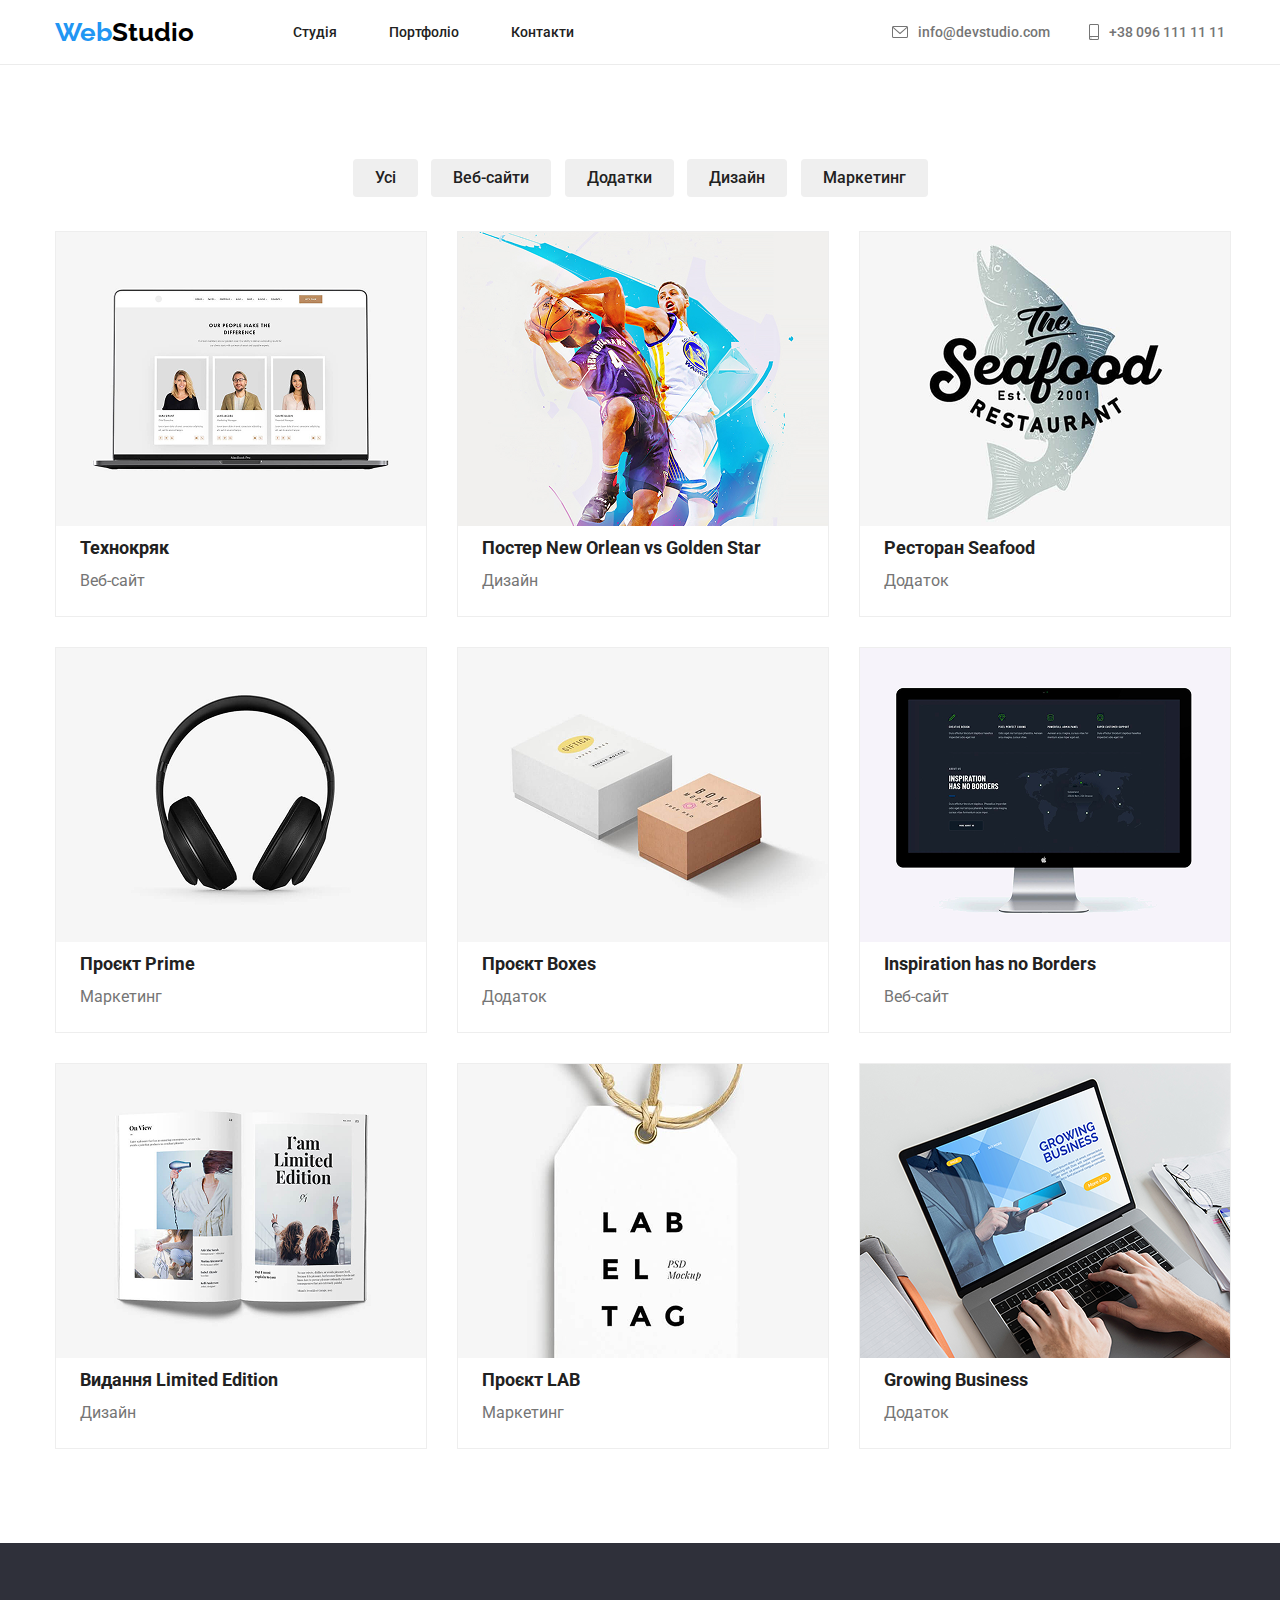
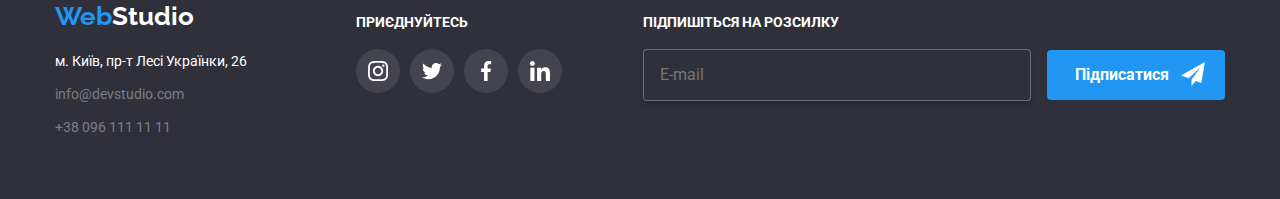
<file: sec.html>
<!DOCTYPE html>
<html lang="en">
<head>
    <meta charset="UTF-8">
    <meta name="viewport" content="width=device-width, initial-scale=1.0">
    <title>WebStudio</title>
    <link rel="stylesheet" href="style.css">
    <script src="script.js"></script>
</head>
<body>
    <header class="header">
        <div class="header_container">
            <div class="header_container_navigation">
                <h3 class="header_container_navigation--logo"><span>Web</span>Studio</h3>
                <nav class="header_container_navigation_nav">
                    <a href="index.html">Студія</a>
                    <a href="sec.html">Портфоліо</a>
                    <a href="#">Контакти</a>
                </nav>
            </div>
            <nav class="header_container_navbar">
                <div class="header_container_navbar_spans" id="burger">
                    <span></span>
                    <span></span>
                    <span></span>
                </div>

                <ul class="header_container_navbar_links" id="nav-links">
                <li><a href="index.html">Студія</a></li>
                <li><a href="sec.html">Портфоліо</a></li>
                <li><a href="#">Контакти</a></li>
                </ul>
            </nav>
            <div class="header_container_pn">
                <a class="header_container_pn--link" href="#">
                    <svg class="header_container_pn--link--svg" fill="#757575" width="16" height="12" viewBox="0 0 16 12" xmlns="http://www.w3.org/2000/svg">
                        <path d="M14.5 0H1.50001C0.672854 0 0 0.672853 0 1.50001V10.5C0 11.3271 0.672854 12 1.50001 12H14.5C15.3271 12 16 11.3271 16 10.5V1.50001C16 0.672853 15.3271 0 14.5 0ZM14.5 0.999994C14.5679 0.999994 14.6325 1.01409 14.6916 1.0387L8 6.83838L1.30833 1.0387C1.36742 1.01412 1.43204 0.999994 1.49998 0.999994H14.5ZM14.5 11H1.50001C1.22414 11 0.999996 10.7759 0.999996 10.5V2.09521L7.67236 7.87792C7.76661 7.95944 7.8833 7.99999 8 7.99999C8.1167 7.99999 8.23339 7.95948 8.32764 7.87792L15 2.09521V10.5C15 10.7759 14.7759 11 14.5 11Z"/>
                    </svg>
                    info@devstudio.com
                </a>
                <a class="header_container_pn--link" href="#">
                    <svg class="header_container_pn--link--svg" fill="#757575" width="10" height="16" viewBox="0 0 10 16" xmlns="http://www.w3.org/2000/svg">
                        <path d="M8.5 0H1.5C0.672848 0 0 0.672848 0 1.5V14.5C0 15.3272 0.672848 16 1.5 16H8.5C9.32715 16 10 15.3272 10 14.5V1.5C10 0.672848 9.32715 0 8.5 0ZM1.5 1H8.5C8.77588 1 9 1.22412 9 1.5V12H1V1.5C1 1.22412 1.22412 1 1.5 1ZM8.5 15H1.5C1.22412 15 1 14.7759 1 14.5V13H9V14.5C9 14.7759 8.77588 15 8.5 15Z"/>
                        <path d="M2.35355 13.7389C2.54882 13.9213 2.54882 14.2169 2.35355 14.3992C2.15828 14.5816 1.84172 14.5816 1.64645 14.3992C1.45118 14.2169 1.45118 13.9213 1.64645 13.7389C1.84172 13.5566 2.15828 13.5566 2.35355 13.7389Z"/>
                    </svg>
                    +38 096 111 11 11
                </a>
            </div>
        </div>
    </header>
    <main>
        <section class="all">
            <div class="all_navigate">
                <button class="all_navigate--btn">Усі</button>
                <button class="all_navigate--btn">Веб-сайти</button>
                <button class="all_navigate--btn">Додатки</button>
                <button class="all_navigate--btn">Дизайн</button>
                <button class="all_navigate--btn">Маркетинг</button>
            </div>
            <div class="all_container">
                <div class="all_container_card">
                    <div class="das">
                        <img class="all_container_card--img" src="imgs/tehn.png" alt="tehnokryak">
                        <div class="all_container_card_overlay">
                            <p class="all_container_card_overlay--txt">
                                Ресурс пропонує комплексні пропозиції з різним рівнем функціоналу та сервісів. 
                                Все це дозволить відвідувачу отримати вичерпні відомості про компанію чи приватну особу.
                            </p>
                        </div>
                    </div>
                    <h5 class="all_container_card--title">Технокряк</h5>
                    <p class="all_container_card--txt">Веб-сайт</p>
                </div>

                <div class="all_container_card">
                    <div class="das">
                        <img class="all_container_card--img" src="imgs/poster.png" alt="tehnokryak">
                        <div class="all_container_card_overlay">
                            <p class="all_container_card_overlay--txt">
                                Ресурс пропонує комплексні пропозиції з різним рівнем функціоналу та сервісів. 
                                Все це дозволить відвідувачу отримати вичерпні відомості про компанію чи приватну особу.
                            </p>
                        </div>
                    </div>
                    <h5 class="all_container_card--title">Постер New Orlean vs Golden Star</h5>
                    <p class="all_container_card--txt">Дизайн</p>
                </div>

                <div class="all_container_card">
                    <div class="das">
                        <img class="all_container_card--img" src="imgs/fish.png" alt="tehnokryak">
                        <div class="all_container_card_overlay">
                            <p class="all_container_card_overlay--txt">
                                Ресурс пропонує комплексні пропозиції з різним рівнем функціоналу та сервісів. 
                                Все це дозволить відвідувачу отримати вичерпні відомості про компанію чи приватну особу.
                            </p>
                        </div>
                    </div>
                    <h5 class="all_container_card--title">Ресторан Seafood</h5>
                    <p class="all_container_card--txt">Додаток</p>
                </div>
                
                <div class="all_container_card">
                    <div class="das">
                        <img class="all_container_card--img" src="imgs/headphones.png" alt="tehnokryak">
                        <div class="all_container_card_overlay">
                            <p class="all_container_card_overlay--txt">
                                Ресурс пропонує комплексні пропозиції з різним рівнем функціоналу та сервісів. 
                                Все це дозволить відвідувачу отримати вичерпні відомості про компанію чи приватну особу.
                            </p>
                        </div>
                    </div>
                    <h5 class="all_container_card--title">Проєкт Prime</h5>
                    <p class="all_container_card--txt">Маркетинг</p>
                </div>
                
                <div class="all_container_card">
                    <div class="das">
                        <img class="all_container_card--img" src="imgs/boxes.png" alt="tehnokryak">
                        <div class="all_container_card_overlay">
                            <p class="all_container_card_overlay--txt">
                                Ресурс пропонує комплексні пропозиції з різним рівнем функціоналу та сервісів. 
                                Все це дозволить відвідувачу отримати вичерпні відомості про компанію чи приватну особу.
                            </p>
                        </div>
                    </div>
                    <h5 class="all_container_card--title">Проєкт Boxes</h5>
                    <p class="all_container_card--txt">Додаток</p>
                </div>
                
                <div class="all_container_card">
                    <div class="das">
                        <img class="all_container_card--img" src="imgs/computer.png" alt="tehnokryak">
                        <div class="all_container_card_overlay">
                            <p class="all_container_card_overlay--txt">
                                Ресурс пропонує комплексні пропозиції з різним рівнем функціоналу та сервісів. 
                                Все це дозволить відвідувачу отримати вичерпні відомості про компанію чи приватну особу.
                            </p>
                        </div>
                    </div>
                    <h5 class="all_container_card--title">Inspiration has no Borders</h5>
                    <p class="all_container_card--txt">Веб-сайт</p>
                </div>
                
                <div class="all_container_card">
                    <div class="das">
                        <img class="all_container_card--img" src="imgs/limit.png" alt="tehnokryak">
                        <div class="all_container_card_overlay">
                            <p class="all_container_card_overlay--txt">
                                Ресурс пропонує комплексні пропозиції з різним рівнем функціоналу та сервісів. 
                                Все це дозволить відвідувачу отримати вичерпні відомості про компанію чи приватну особу.
                            </p>
                        </div>
                    </div>
                    <h5 class="all_container_card--title">Видання Limited Edition</h5>
                    <p class="all_container_card--txt">Дизайн</p>
                </div>
                
                <div class="all_container_card">
                    <div class="das">
                        <img class="all_container_card--img" src="imgs/lab.png" alt="tehnokryak">
                        <div class="all_container_card_overlay">
                            <p class="all_container_card_overlay--txt">
                                Ресурс пропонує комплексні пропозиції з різним рівнем функціоналу та сервісів. 
                                Все це дозволить відвідувачу отримати вичерпні відомості про компанію чи приватну особу.
                            </p>
                        </div>
                    </div>
                    <h5 class="all_container_card--title">Проєкт LAB</h5>
                    <p class="all_container_card--txt">Маркетинг</p>
                </div>
                
                <div class="all_container_card">
                    <div class="das">
                        <img class="all_container_card--img" src="imgs/business.png" alt="tehnokryak">
                        <div class="all_container_card_overlay">
                            <p class="all_container_card_overlay--txt">
                                Ресурс пропонує комплексні пропозиції з різним рівнем функціоналу та сервісів. 
                                Все це дозволить відвідувачу отримати вичерпні відомості про компанію чи приватну особу.
                            </p>
                        </div>
                    </div>
                    <h5 class="all_container_card--title">Growing Business</h5>
                    <p class="all_container_card--txt">Додаток</p>
                </div>
            </div>
        </section>
    </main>

    <footer class="footer">
        <div class="footer_container">
            <div class="footer_container_content">
                <div class="footer_container_content_z">
                    <h4 class="footer_container_content_z--title"><span>Web</span>Studio</h4>
                    <div class="footer_container_content_z_txt">
                        <p class="footer_container_content_z_txt--adr">м. Київ, пр-т Лесі Українки, 26</p>
                        <p class="footer_container_content_z_txt--ema">info@devstudio.com</p>
                        <p class="footer_container_content_z_txt--phn">+38 096 111 11 11</p>
                    </div>
                </div>
                <div class="footer_container_content_x">
                    <h5 class="footer_container_content_x--title">приєднуйтесь</h5>
                    <div class="footer_container_content_x_imgs">
                        <div class="footer_container_content_x_imgs_svg">  
                            <svg width="20" height="20" viewBox="0 0 20 20" fill="#FFFFFF" xmlns="http://www.w3.org/2000/svg">
                                <g clip-path="url(#clip0_11_3147)">
                                <path d="M19.9804 5.88005C19.9336 4.81738 19.7617 4.0868 19.5156 3.45374C19.2616 2.78176 18.8709 2.18014 18.359 1.68002C17.8589 1.1721 17.2533 0.777435 16.5891 0.527447C15.9524 0.281274 15.2256 0.109427 14.163 0.0625732C13.0924 0.0117516 12.7525 0 10.0371 0C7.32173 0 6.98185 0.0117516 5.91521 0.0586052C4.85253 0.105459 4.12195 0.277459 3.48904 0.523479C2.81692 0.777435 2.2153 1.16814 1.71517 1.68002C1.20726 2.18014 0.812743 2.78573 0.562603 3.44992C0.31643 4.0868 0.144583 4.81341 0.0977294 5.87609C0.0469078 6.9467 0.0351562 7.28658 0.0351562 10.002C0.0351562 12.7173 0.0469078 13.0572 0.0937614 14.1239C0.140615 15.1865 0.312615 15.9171 0.558787 16.5502C0.812743 17.2221 1.20726 17.8238 1.71517 18.3239C2.2153 18.8318 2.82088 19.2265 3.48508 19.4765C4.12195 19.7226 4.84856 19.8945 5.91139 19.9413C6.97788 19.9883 7.31791 19.9999 10.0333 19.9999C12.7487 19.9999 13.0885 19.9883 14.1552 19.9413C15.2179 19.8945 15.9484 19.7226 16.5813 19.4765C17.9254 18.9568 18.9881 17.8941 19.5078 16.5502C19.7538 15.9133 19.9258 15.1865 19.9727 14.1239C20.0195 13.0572 20.0313 12.7173 20.0313 10.002C20.0313 7.28658 20.0273 6.9467 19.9804 5.88005ZM18.1794 14.0457C18.1364 15.0225 17.9723 15.5499 17.8356 15.9015C17.4995 16.7728 16.808 17.4643 15.9367 17.8004C15.5851 17.9372 15.0538 18.1012 14.0809 18.1441C13.026 18.1911 12.7096 18.2027 10.0411 18.2027C7.37255 18.2027 7.05221 18.1911 6.00113 18.1441C5.02438 18.1012 4.49693 17.9372 4.1453 17.8004C3.71171 17.6402 3.31704 17.3862 2.9967 17.0541C2.6646 16.7298 2.41065 16.3391 2.2504 15.9055C2.11365 15.5539 1.94959 15.0225 1.90671 14.0497C1.8597 12.9948 1.8481 12.6783 1.8481 10.0097C1.8481 7.34122 1.8597 7.02087 1.90671 5.96995C1.94959 4.99319 2.11365 4.46575 2.2504 4.11412C2.41065 3.68038 2.6646 3.28586 3.00067 2.96536C3.32483 2.63327 3.71553 2.37931 4.14927 2.21921C4.5009 2.08247 5.03231 1.9184 6.0051 1.87537C7.05999 1.82851 7.37652 1.81676 10.0449 1.81676C12.7174 1.81676 13.0337 1.82851 14.0848 1.87537C15.0616 1.9184 15.589 2.08247 15.9407 2.21921C16.3742 2.37931 16.7689 2.63327 17.0893 2.96536C17.4213 3.28967 17.6753 3.68038 17.8356 4.11412C17.9723 4.46575 18.1364 4.99701 18.1794 5.96995C18.2263 7.02484 18.238 7.34122 18.238 10.0097C18.238 12.6783 18.2263 12.9908 18.1794 14.0457Z"/>
                                <path d="M10.0371 4.8642C7.20074 4.8642 4.89941 7.16537 4.89941 10.0019C4.89941 12.8385 7.20074 15.1396 10.0371 15.1396C12.8737 15.1396 15.1749 12.8385 15.1749 10.0019C15.1749 7.16537 12.8737 4.8642 10.0371 4.8642ZM10.0371 13.3346C8.19702 13.3346 6.70442 11.8422 6.70442 10.0019C6.70442 8.16165 8.19702 6.66921 10.0371 6.66921C11.8774 6.66921 13.3698 8.16165 13.3698 10.0019C13.3698 11.8422 11.8774 13.3346 10.0371 13.3346Z"/>
                                <path d="M16.5775 4.6611C16.5775 5.32346 16.0404 5.86052 15.3779 5.86052C14.7155 5.86052 14.1785 5.32346 14.1785 4.6611C14.1785 3.99858 14.7155 3.46167 15.3779 3.46167C16.0404 3.46167 16.5775 3.99858 16.5775 4.6611Z"/>
                                </g>
                                <defs>
                                <clipPath id="clip0_11_3147">
                                <rect width="20" height="20" fill="white"/>
                                </clipPath>
                                </defs>
                            </svg>
                        </div>
                        <div class="footer_container_content_x_imgs_svg">
                            <svg width="20" height="20" viewBox="0 0 20 20" fill="#FFFFFF" xmlns="http://www.w3.org/2000/svg">
                                <g clip-path="url(#clip0_11_3141)">
                                <path d="M20 3.79875C19.2563 4.125 18.4637 4.34125 17.6375 4.44625C18.4875 3.93875 19.1363 3.14125 19.4412 2.18C18.6488 2.6525 17.7738 2.98625 16.8412 3.1725C16.0887 2.37125 15.0162 1.875 13.8462 1.875C11.5763 1.875 9.74875 3.7175 9.74875 5.97625C9.74875 6.30125 9.77625 6.61375 9.84375 6.91125C6.435 6.745 3.41875 5.11125 1.3925 2.6225C1.03875 3.23625 0.83125 3.93875 0.83125 4.695C0.83125 6.115 1.5625 7.37375 2.6525 8.1025C1.99375 8.09 1.3475 7.89875 0.8 7.5975C0.8 7.61 0.8 7.62625 0.8 7.6425C0.8 9.635 2.22125 11.29 4.085 11.6712C3.75125 11.7625 3.3875 11.8062 3.01 11.8062C2.7475 11.8062 2.4825 11.7913 2.23375 11.7362C2.765 13.36 4.2725 14.5538 6.065 14.5925C4.67 15.6838 2.89875 16.3412 0.98125 16.3412C0.645 16.3412 0.3225 16.3263 0 16.285C1.81625 17.4563 3.96875 18.125 6.29 18.125C13.835 18.125 17.96 11.875 17.96 6.4575C17.96 6.27625 17.9538 6.10125 17.945 5.9275C18.7588 5.35 19.4425 4.62875 20 3.79875Z"/>
                                </g>
                                <defs>
                                <clipPath id="clip0_11_3141">
                                <rect width="20" height="20" fill="white"/>
                                </clipPath>
                                </defs>
                            </svg>
                        </div>
                        <div class="footer_container_content_x_imgs_svg">
                            <svg width="20" height="20" viewBox="0 0 20 20" fill="#FFFFFF" xmlns="http://www.w3.org/2000/svg">
                                <g clip-path="url(#clip0_11_3137)">
                                <path d="M13.3309 3.32083H15.1567V0.140833C14.8417 0.0975 13.7584 0 12.4967 0C9.86422 0 8.06088 1.65583 8.06088 4.69917V7.5H5.15588V11.055H8.06088V20H11.6226V11.0558H14.4101L14.8526 7.50083H11.6217V5.05167C11.6226 4.02417 11.8992 3.32083 13.3309 3.32083Z"/>
                                </g>
                                <defs>
                                <clipPath id="clip0_11_3137">
                                <rect width="20" height="20" fill="white"/>
                                </clipPath>
                                </defs>
                            </svg>
                        </div>
                        <div class="footer_container_content_x_imgs_svg">
                            <svg width="20" height="20" viewBox="0 0 20 20" fill="#FFFFFF" xmlns="http://www.w3.org/2000/svg">
                                <g clip-path="url(#clip0_11_3131)">
                                <path d="M19.9951 20V19.9992H20.0001V12.6642C20.0001 9.07587 19.2276 6.31171 15.0326 6.31171C13.0159 6.31171 11.6626 7.41837 11.1101 8.46754H11.0517V6.64671H7.07422V19.9992H11.2159V13.3875C11.2159 11.6467 11.5459 9.96337 13.7017 9.96337C15.8259 9.96337 15.8576 11.95 15.8576 13.4992V20H19.9951Z"/>
                                <path d="M0.329956 6.64746H4.47662V20H0.329956V6.64746Z"/>
                                <path d="M2.40167 0C1.07583 0 0 1.07583 0 2.40167C0 3.7275 1.07583 4.82583 2.40167 4.82583C3.7275 4.82583 4.80333 3.7275 4.80333 2.40167C4.8025 1.07583 3.72667 0 2.40167 0V0Z"/>
                                </g>
                                <defs>
                                <clipPath id="clip0_11_3131">
                                <rect width="20" height="20" fill="white"/>
                                </clipPath>
                                </defs>
                            </svg>
                        </div>
                    </div>
                </div>
            </div>
            <form class="footer_container_form">
                <h5 class="footer_container_form--title">Підпишіться на розсилку</h5>
                <div class="footer_container_form_txt">
                    <input class="footer_container_form_txt--inp" type="email" placeholder="E-mail">
                    <label class="footer_container_form_txt_lbl">
                        <button class="footer_container_form_txt_lbl--btn">
                            Підписатися
                            <span class="qqq">
                                <svg class="footer_container_form_txt_lbl--btn--svg" width="24" height="24" viewBox="0 0 24 24" fill="none" xmlns="http://www.w3.org/2000/svg">
                                    <path d="M24 0L0 13.5L7.66994 16.3407L19.5 5.25002L10.5017 17.3896L10.509 17.3923L10.5 17.3896V24.0001L14.8013 18.982L20.2501 21.0001L24 0Z" fill="white"/>
                                </svg>
                            </span>
                        </button>
                    </label>
                </div>
            </form>
        </div>
    </footer>
</body>
</html>
</file>
<file: style.css>
@charset "UTF-8";
@import url("https://fonts.googleapis.com/css2?family=Raleway:ital,wght@0,100..900;1,100..900&family=Roboto:ital,wght@0,100..900;1,100..900&display=swap");
@media (max-width: 768px) {
  body .header_container {
    padding-right: 10px;
    padding-left: 15px;
  }
  body .header_container_navigation {
    max-width: 504px;
    width: 100%;
  }
  body .header_container_navigation--logo {
    font-family: Raleway;
    font-weight: 700;
    font-size: 24px;
    line-height: 100%;
    letter-spacing: 3%;
  }
  body .header_container_navigation_nav {
    max-width: 283px;
    width: 100%;
    display: flex;
    justify-content: space-between;
  }
  body .header_container_navigation_nav > a {
    font-family: Roboto;
    font-weight: 500;
    font-size: 14px;
    line-height: 100%;
    letter-spacing: 2%;
  }
  body .header_container_pn {
    max-width: 170px;
    width: 100%;
    flex-direction: column;
    justify-content: center;
  }
  body .header_container_pn--link {
    padding: 5px;
    font-family: Roboto;
    font-weight: 500;
    font-size: 12px;
    line-height: 100%;
    letter-spacing: 2%;
  }
  body .sol {
    background-image: url(imgs/bg22.png);
  }
  body .sol_bgclr_container--title {
    font-family: Roboto;
    font-weight: 900;
    font-size: 26px;
    line-height: 42px;
    letter-spacing: 6%;
    text-align: center;
    text-transform: uppercase;
    color: #FFFFFF;
    max-width: 410px;
    margin: 0 auto;
  }
  body .sol_bgclr_container--btn {
    font-family: Roboto;
    font-weight: 700;
    font-size: 16px;
    line-height: 30px;
    letter-spacing: 6%;
    text-align: center;
    vertical-align: middle;
    color: #FFFFFF;
    padding: 10px 24px;
  }
  body .spec_container {
    max-width: 738px;
    width: 100%;
    margin: 0 auto;
    display: grid;
    grid-template-columns: 1fr 1fr;
  }
  body .spec_container_card--img {
    padding: 25px 142px;
  }
  body .spec_container_card--title {
    font-family: Roboto;
    font-weight: 700;
    font-size: 14px;
    line-height: 100%;
    letter-spacing: 3%;
    text-transform: uppercase;
  }
  body .spec_container_card--txt {
    font-family: Roboto;
    font-weight: 400;
    font-size: 14px;
    line-height: 24px;
    letter-spacing: 3%;
    max-width: 354px;
  }
  body .wwd {
    display: none !important;
  }
  body .ourTeam--title {
    font-family: Roboto;
    font-weight: 700;
    font-size: 28px;
    line-height: 100%;
    letter-spacing: 3%;
    text-align: center;
  }
  body .ourTeam_container {
    display: grid;
    grid-template-columns: 1fr 1fr;
    gap: 30px;
    max-width: 738px;
    width: 100%;
    margin: 0 auto;
  }
  body .ourTeam_container_card {
    max-width: 354px;
  }
  body .ourTeam_container_card--img {
    height: 374px;
    max-width: 354px;
  }
  body .clients--title {
    font-family: Roboto;
    font-weight: 700;
    font-size: 28px;
    line-height: 100%;
    letter-spacing: 3%;
    text-align: center;
    padding-bottom: 30px;
  }
  body .clients_container {
    display: grid;
    grid-template-columns: 1fr 1fr 1fr;
    max-width: 738px;
    width: 100%;
    margin: 0 auto;
    gap: 30px;
  }
  body .clients_container_card > svg {
    margin: 16px 60px;
  }
  body .footer_container {
    flex-direction: column;
    align-items: center;
  }
  body .footer_container_content {
    padding-top: 60px;
    padding-bottom: 0;
  }
  body .footer_container_content_z--title {
    font-family: Raleway;
    font-weight: 700;
    font-size: 24px;
    line-height: 100%;
    letter-spacing: 3%;
    text-align: center;
  }
  body .footer_container_content_z_txt--ema {
    font-family: Roboto;
    font-weight: 400;
    font-size: 14px;
    line-height: 24px;
    letter-spacing: 3%;
    text-align: center;
  }
  body .footer_container_content_z_txt--phn {
    font-family: Roboto;
    font-weight: 400;
    font-size: 14px;
    line-height: 24px;
    letter-spacing: 3%;
    text-align: center;
  }
  body .footer_container_content_x--title {
    font-family: Roboto;
    font-weight: 700;
    font-size: 14px;
    line-height: 100%;
    letter-spacing: 3%;
    text-align: center;
    text-transform: uppercase;
    padding: 5px 0 20px 0;
  }
  body .footer_container_form--title {
    font-family: Roboto;
    font-weight: 700;
    font-size: 14px;
    line-height: 100%;
    letter-spacing: 3%;
    text-align: center;
    text-transform: uppercase;
  }
  body .footer_container_form_txt {
    display: flex;
    flex-direction: column;
  }
  body .footer_container_form_txt--inp {
    margin-bottom: 20px;
    padding: 15px 387px 15px 16px;
  }
  body .footer_container_form_txt_lbl {
    display: flex;
    justify-content: center;
  }
  body .footer_container_form_txt_lbl--btn {
    margin-bottom: 60px;
  }
  body .all_container {
    grid-template-columns: 1fr 1fr;
    max-width: 738px;
    width: 100%;
    margin: 0 auto;
  }
}
@media (max-width: 480px) {
  body .header_container_navigation_nav {
    display: none;
  }
  body .header_container_pn {
    display: none;
  }
  body .header_container_navbar {
    display: block;
  }
  body .sol {
    background-image: url(imgs/bgi3.png);
    background-position: center;
    background-repeat: no-repeat;
  }
  body .sol_bgclr_container--title {
    padding-top: 112px;
    font-family: Roboto;
    font-weight: 900;
    font-size: 26px;
    line-height: 42px;
    letter-spacing: 6%;
    text-align: center;
    text-transform: uppercase;
  }
  body .sol_bgclr_container--btn {
    padding: 10px 24px;
    font-family: Roboto;
    font-weight: 700;
    font-size: 16px;
    line-height: 30px;
    letter-spacing: 6%;
    text-align: center;
    vertical-align: middle;
    margin-bottom: 112px;
  }
  body .sol_bgclr_container {
    padding: 0;
  }
  body .spec {
    padding-left: 15px;
    padding-right: 15px;
  }
  body .spec_container {
    grid-template-columns: 1fr;
    max-width: 450px;
    width: 100%;
    margin: 0 auto;
  }
  body .spec_container_card > img {
    padding-left: 190px;
    padding-right: 190px;
  }
}
* {
  margin: 0;
  padding: 0;
  box-sizing: border-box;
}

.header {
  border-bottom: 1px solid #ECECEC;
}
.header_container {
  max-width: 1170px;
  width: 100%;
  margin: 0 auto;
  display: flex;
  justify-content: space-between;
}
.header_container_navbar {
  display: none;
  padding: 10px 20px;
  position: relative;
}
.header_container_navbar_spans {
  width: 40px;
  height: 40px;
  display: flex;
  flex-direction: column;
  justify-content: center;
  align-items: center;
  gap: 6px;
  cursor: pointer;
  border-radius: 5px;
  position: relative;
  z-index: 1000;
}
.header_container_navbar_spans > span {
  display: block;
  width: 24px;
  height: 3px;
  background-color: black;
  border-radius: 2px;
}
.header_container_navbar_links {
  display: none;
  position: absolute; /* або fixed — якщо хочеш фіксоване меню */
  top: 50px; /* відступ від верху */
  right: 0;
  background-color: #333;
  padding: 10px 0;
  border-radius: 8px;
  z-index: 999; /* поверх інших елементів */
  width: 150px;
  flex-direction: column;
}
.header_container_navbar_links.active {
  display: flex;
}
.header_container_navbar_links > li {
  border-top: 1px solid #555;
  list-style-type: none;
}
.header_container_navbar_links > li > a {
  color: white;
  padding: 10px 20px;
  display: block;
  text-decoration: none;
}
.header_container_navbar_links > li > a:hover {
  background: #555;
}
.header_container_navigation {
  max-width: 519px;
  display: flex;
  width: 100%;
  justify-content: space-between;
  align-items: center;
}
.header_container_navigation--logo {
  font-family: Raleway;
  font-weight: 700;
  font-size: 26px;
  line-height: 100%;
  letter-spacing: 3%;
  cursor: pointer;
}
.header_container_navigation--logo > span {
  color: rgb(33, 150, 243);
}
.header_container_navigation_nav {
  max-width: 281px;
  width: 100%;
  display: flex;
  align-items: center;
  justify-content: space-between;
}
.header_container_navigation_nav > a {
  font-family: Roboto;
  font-weight: 500;
  font-size: 14px;
  line-height: 100%;
  letter-spacing: 2%;
  text-decoration: none;
  color: #212121;
  padding: 25px 0 25px 0;
  position: relative;
  transition: 250ms;
}
.header_container_navigation_nav > a::after {
  content: "";
  position: absolute;
  left: 0;
  bottom: 0;
  border-radius: 10px;
  width: 100%;
  height: 3px;
  background-color: #2196f3;
  transform: scaleX(0);
  transform-origin: center;
  transition: transform 0.3s ease;
}
.header_container_navigation_nav > a:hover::after {
  transform: scaleX(1);
}
.header_container_navigation_nav > a:hover {
  color: #2196F3;
}
.header_container_pn {
  max-width: 333px;
  width: 100%;
  display: flex;
  justify-content: space-between;
}
.header_container_pn--link {
  display: flex;
  text-decoration: none;
  color: #757575;
  align-items: center;
  font-family: Roboto;
  font-weight: 500;
  font-size: 14px;
  line-height: 100%;
  letter-spacing: 2%;
  transition: 250ms;
}
.header_container_pn--link--svg {
  margin-right: 10px;
}
.header_container_pn--link:hover .header_container_pn--link--svg {
  fill: #2196F3;
}
.header_container_pn--link:hover {
  color: #2196F3;
}

.sol {
  background-image: url(imgs/Img.png);
  background-repeat: no-repeat;
  background-position: center;
  background-size: cover;
}
.sol_bgclr {
  background-color: rgba(47, 48, 58, 0.4);
}
.sol_bgclr_container {
  max-width: 696px;
  width: 100%;
  margin: 0 auto;
  padding: 200px 0;
  display: flex;
  flex-direction: column;
  justify-content: center;
}
.sol_bgclr_container--title {
  font-family: Roboto;
  font-weight: 900;
  font-size: 44px;
  line-height: 60px;
  letter-spacing: 3.55px;
  text-align: center;
  text-transform: uppercase;
  color: #FFFFFF;
  padding-bottom: 30px;
}
.sol_bgclr_container--btn {
  font-family: Roboto;
  font-weight: 700;
  font-size: 16px;
  line-height: 30px;
  letter-spacing: 6%;
  text-align: center;
  vertical-align: middle;
  color: #FFFFFF;
  padding: 10px 32px;
  background-color: #2196F3;
  box-shadow: 0px 4px 4px 0px rgba(0, 0, 0, 0.1490196078);
  margin: 0 auto;
  cursor: pointer;
  border: none;
  border-radius: 4px;
}

.spec {
  margin-top: 94px;
  margin-bottom: 94px;
}
.spec_container {
  max-width: 1170px;
  width: 100%;
  margin: 0 auto;
  display: flex;
  justify-content: space-between;
}
.spec_container_card--img {
  padding: 25px 100px 25px 100px;
  margin-bottom: 30px;
  background-color: rgb(245, 244, 250);
}
.spec_container_card--title {
  font-family: Roboto;
  font-weight: 700;
  font-size: 14px;
  line-height: 100%;
  letter-spacing: 3%;
  text-transform: uppercase;
  color: #212121;
  margin-bottom: 10px;
}
.spec_container_card--txt {
  font-family: Roboto;
  font-weight: 400;
  font-size: 14px;
  line-height: 24px;
  letter-spacing: 3%;
  color: #757575;
  max-width: 270px;
}

.wwd {
  margin-bottom: 94px;
}
.wwd_container {
  max-width: 1170px;
  width: 100%;
  margin: 0 auto;
}
.wwd_container--title {
  font-family: Roboto;
  font-weight: 700;
  font-size: 36px;
  line-height: 100%;
  letter-spacing: 3%;
  text-align: center;
  color: #212121;
  margin-bottom: 50px;
}
.wwd_container_cards {
  display: flex;
  justify-content: space-between;
}
.wwd_container_cards_sup {
  position: relative;
}
.wwd_container_cards_sup_abs {
  position: absolute;
  background-color: rgba(47, 48, 58, 0.8);
  bottom: 4px;
  left: 0px;
  right: 0px;
}
.wwd_container_cards_sup_abs--title {
  font-family: Roboto;
  font-weight: 700;
  font-size: 14px;
  line-height: 100%;
  letter-spacing: 3%;
  text-align: center;
  text-transform: uppercase;
  color: #FFFFFF;
  padding: 27px 0;
}

.ourTeam {
  background-color: rgb(245, 244, 250);
  margin-bottom: 94px;
}
.ourTeam--title {
  font-family: Roboto;
  font-weight: 700;
  font-size: 36px;
  line-height: 100%;
  letter-spacing: 3%;
  text-align: center;
  color: #212121;
  padding-top: 94px;
  padding-bottom: 50px;
}
.ourTeam_container {
  max-width: 1170px;
  width: 100%;
  margin: 0 auto;
  display: flex;
  justify-content: space-between;
}
.ourTeam_container_card {
  box-shadow: 0px 2px 0px 0px rgb(157, 156, 160);
  border-radius: 4px;
  display: block;
  z-index: 10;
  position: relative;
}
.ourTeam_container_card--img {
  max-width: 270px;
}
.ourTeam_container_card--title {
  font-family: Roboto;
  font-weight: 500;
  font-size: 16px;
  line-height: 100%;
  letter-spacing: 3%;
  text-align: center;
  color: #212121;
  margin: 30px 0 10px;
}
.ourTeam_container_card--txt {
  font-family: Roboto;
  font-weight: 400;
  font-size: 16px;
  line-height: 100%;
  letter-spacing: 3%;
  text-align: center;
  color: #757575;
  margin-bottom: 16px;
}
.ourTeam_container_card_imgs {
  max-width: 206px;
  width: 100%;
  margin: 0 auto;
  display: flex;
  justify-content: space-between;
  margin-bottom: 30px;
}
.ourTeam_container_card_imgs_svg {
  border-radius: 50%;
  cursor: pointer;
  transition: 250ms;
}
.ourTeam_container_card_imgs_svg:hover svg {
  fill: #FFFFFF;
}
.ourTeam_container_card_imgs_svg:hover path {
  fill: #FFFFFF;
}
.ourTeam_container_card_imgs_svg:hover {
  background-color: rgb(33, 150, 243);
}
.ourTeam_container_card_imgs_svg > svg {
  width: 100%;
  height: 100%;
  padding: 10px 12px;
  fill: #AFB1B8;
}

.clients {
  margin-bottom: 94px;
}
.clients--title {
  font-family: Roboto;
  font-weight: 700;
  font-size: 36px;
  line-height: 100%;
  letter-spacing: 3%;
  text-align: center;
  color: #212121;
  padding-top: 94px;
}
.clients_container {
  max-width: 1170px;
  width: 100%;
  margin: 0 auto;
  display: flex;
  justify-content: space-between;
  margin-top: 50px;
}
.clients_container_card {
  border: 1px #AFB1B8 solid;
  border-radius: 4px;
  transition: border 0.5s ease;
  cursor: pointer;
}
.clients_container_card > svg {
  margin: 16px 32px 16px 32px;
}
.clients_container_card:hover {
  border: 1px #2196F3 solid;
  transition: 0.5s ease-in-out;
}
.clients_container_card:hover > svg > path {
  fill: #2196F3;
  transition: 0.5s ease-in-out;
}
.clients_container_card > svg > path {
  transition: fill 0.5s ease;
}

.footer {
  background-color: #2F303A;
}
.footer_container {
  display: flex;
  max-width: 1170px;
  margin: 0 auto;
  width: 100%;
  justify-content: space-between;
}
.footer_container_content {
  max-width: 507px;
  width: 100%;
  display: flex;
  justify-content: space-between;
  padding: 60px 0px;
}
.footer_container_content_z--title {
  font-family: Raleway;
  font-weight: 700;
  font-size: 26px;
  line-height: 100%;
  letter-spacing: 3%;
  color: #FFFFFF;
  margin-bottom: 20px;
}
.footer_container_content_z--title > span {
  color: rgb(33, 150, 243);
}
.footer_container_content_z_txt--adr {
  font-family: Roboto;
  font-weight: 400;
  font-size: 14px;
  line-height: 24px;
  letter-spacing: 3%;
  color: #FFFFFF;
  margin-bottom: 9px;
  text-transform: none;
}
.footer_container_content_z_txt--ema {
  font-family: Roboto;
  font-weight: 400;
  font-size: 14px;
  line-height: 24px;
  letter-spacing: 3%;
  color: rgb(125, 126, 132);
  margin-bottom: 9px;
}
.footer_container_content_z_txt--phn {
  font-family: Roboto;
  font-weight: 400;
  font-size: 14px;
  line-height: 24px;
  letter-spacing: 3%;
  color: rgb(125, 126, 132);
}
.footer_container_content_x {
  max-width: 206px;
  width: 100%;
}
.footer_container_content_x--title {
  font-family: Roboto;
  font-weight: 700;
  font-size: 14px;
  line-height: 100%;
  letter-spacing: 3%;
  text-transform: uppercase;
  color: #FFFFFF;
  padding-top: 12px;
  padding-bottom: 20px;
}
.footer_container_content_x_imgs {
  max-width: 206px;
  width: 100%;
  display: flex;
  justify-content: space-between;
}
.footer_container_content_x_imgs_svg {
  border-radius: 50%;
  background-color: rgb(67, 68, 77);
  transition: 250ms;
}
.footer_container_content_x_imgs_svg > svg {
  padding: 10px 12px;
  width: 100%;
  height: 100%;
  cursor: pointer;
}
.footer_container_content_x_imgs_svg:hover {
  background-color: #2196F3;
}
.footer_container_form--title {
  font-family: Roboto;
  font-weight: 700;
  font-size: 14px;
  line-height: 100%;
  letter-spacing: 3%;
  text-transform: uppercase;
  color: #FFFFFF;
  margin-bottom: 20px;
  margin-top: 72px;
}
.footer_container_form_txt--inp {
  font-family: Roboto;
  font-weight: 400;
  font-size: 16px;
  line-height: 20px;
  letter-spacing: 3%;
  vertical-align: middle;
  color: rgba(255, 255, 255, 0.6);
  padding: 15px 167px 15px 16px;
  border: 1px solid rgba(255, 255, 255, 0.3019607843);
  box-shadow: 0px 4px 4px 0px rgba(0, 0, 0, 0.1490196078);
  border-radius: 4px;
  background-color: #2F303A;
  outline: none;
  margin-right: 12px;
}
.footer_container_form_txt_lbl--btn {
  background-color: #2196F3;
  border: none;
  border-radius: 4px;
  font-family: Roboto;
  font-weight: 700;
  font-size: 16px;
  line-height: 30px;
  letter-spacing: 6%;
  text-align: center;
  vertical-align: middle;
  color: #FFFFFF;
  padding: 10px 56px 10px 28px;
  position: relative;
  cursor: pointer;
}

.qqq {
  position: absolute;
  padding-left: 12px;
  padding-top: 2px;
}

.all {
  margin-top: 94px;
  margin-bottom: 94px;
}
.all_navigate {
  max-width: 575px;
  width: 100%;
  margin: 0 auto;
  display: flex;
  justify-content: space-between;
  margin-bottom: 34px;
}
.all_navigate--btn {
  padding: 6px 22px;
  color: #212121;
  border: none;
  border-radius: 4px;
  font-family: Roboto;
  font-weight: 500;
  font-size: 16px;
  line-height: 26px;
  letter-spacing: 3%;
  text-align: center;
  transition: 0.15s ease-in;
  cursor: pointer;
}
.all_navigate--btn:hover {
  background-color: #2196F3;
  color: #FFFFFF;
}
.all_container {
  max-width: 1170px;
  width: 100%;
  margin: 0 auto;
  display: grid;
  grid-template-columns: 1fr 1fr 1fr;
  gap: 30px;
}
.all_container_card {
  border: 1px solid #EEEEEE;
  cursor: pointer;
}
.all_container_card--title {
  font-family: Roboto;
  font-weight: 700;
  font-size: 18px;
  line-height: 36px;
  letter-spacing: 6%;
  color: #212121;
  margin-left: 24px;
}
.all_container_card--txt {
  font-family: Roboto;
  font-weight: 400;
  font-size: 16px;
  line-height: 30px;
  letter-spacing: 3%;
  color: #757575;
  margin-left: 24px;
  margin-bottom: 20px;
}
.all_container_card_overlay {
  position: absolute;
  top: 0;
  left: 0;
  height: 100%;
  width: 100%;
  background-color: rgba(33, 150, 243, 0.8980392157);
  transform: translateY(100%);
  transition: 250ms ease-in-out;
}
.all_container_card_overlay--txt {
  font-family: Roboto;
  font-weight: 400;
  font-size: 18px;
  line-height: 28px;
  letter-spacing: 3%;
  color: #FFFFFF;
  margin-top: 63px;
  margin-left: 24px;
  max-width: 322px;
}
.all_container_card:hover .all_container_card_overlay {
  transform: translateY(0);
  z-index: 10;
}
.all_container_card:hover {
  box-shadow: 0px 4px 6px rgba(0, 0, 0, 0.16), 0px 4px 4px rgba(0, 0, 0, 0.06), 0px 1px 1px rgba(0, 0, 0, 0.12);
}

.das {
  position: relative;
  overflow: hidden;
}/*# sourceMappingURL=style.css.map */
</file>
